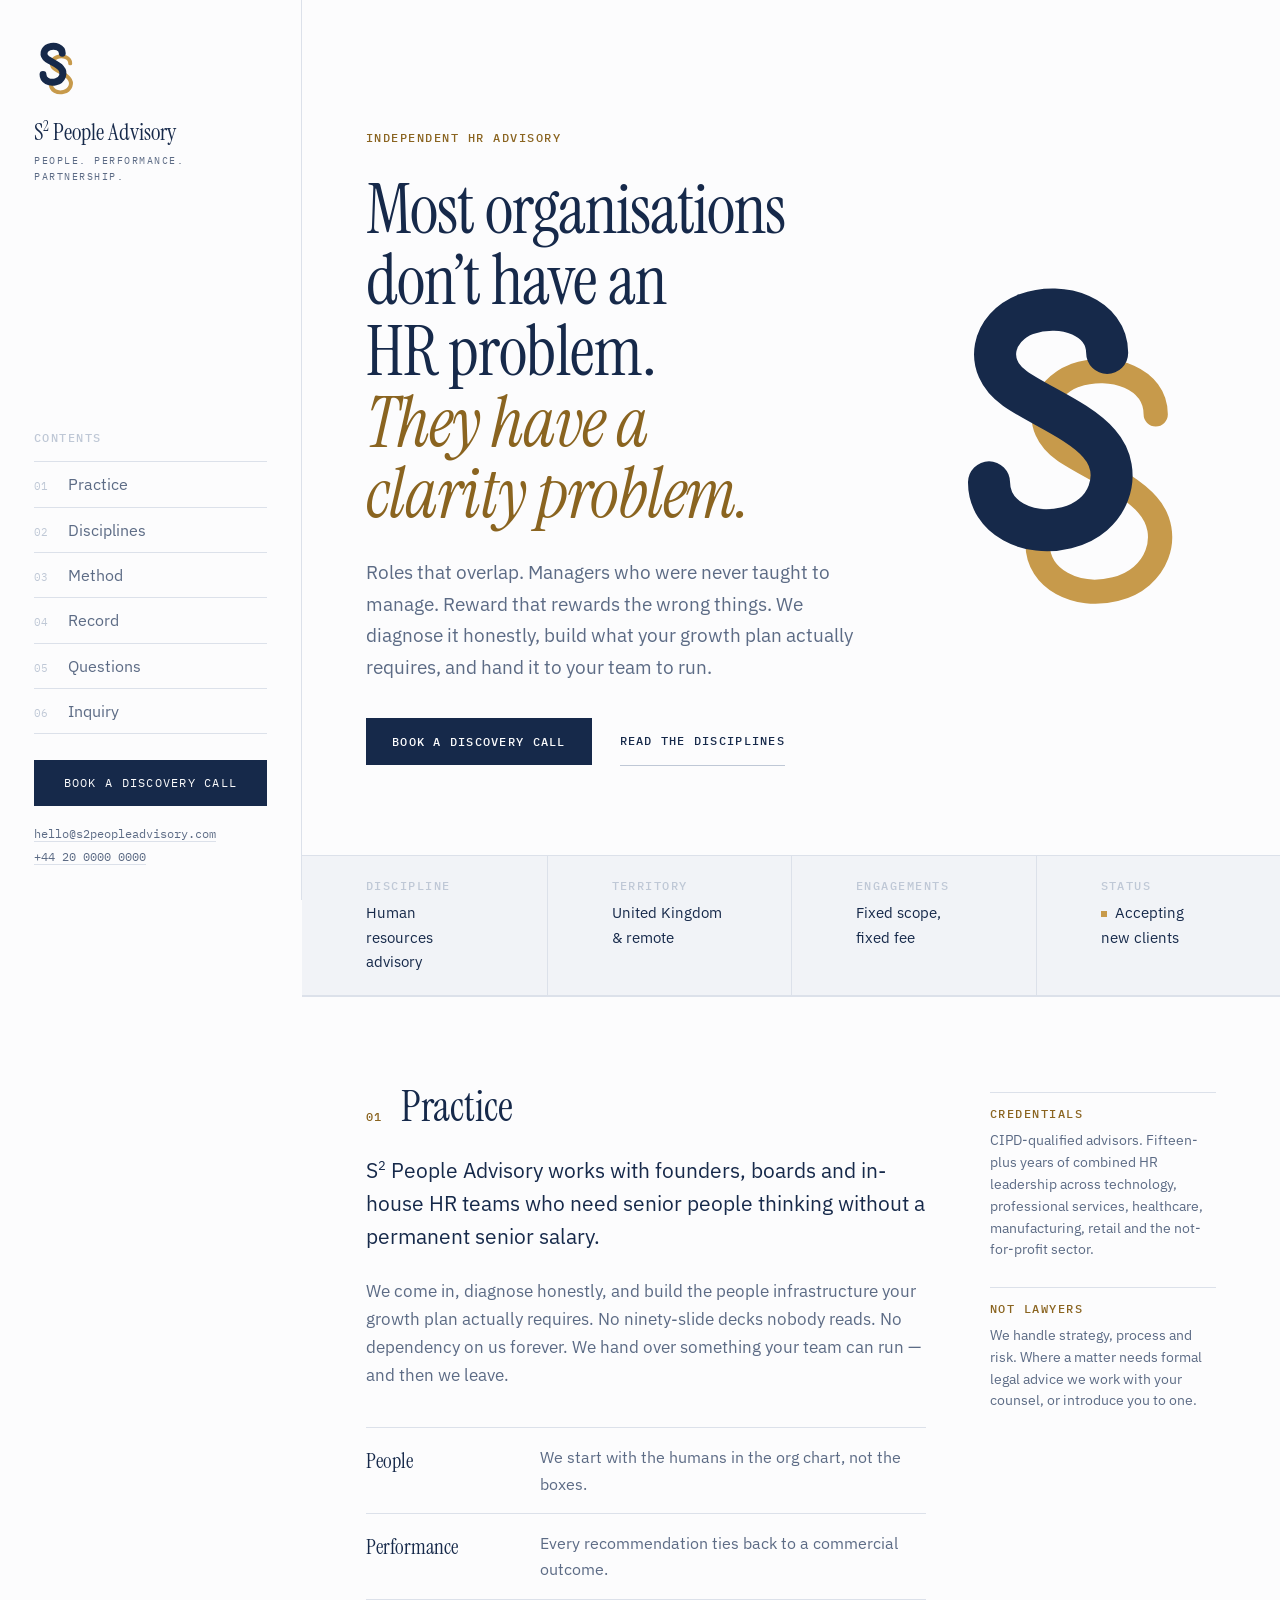
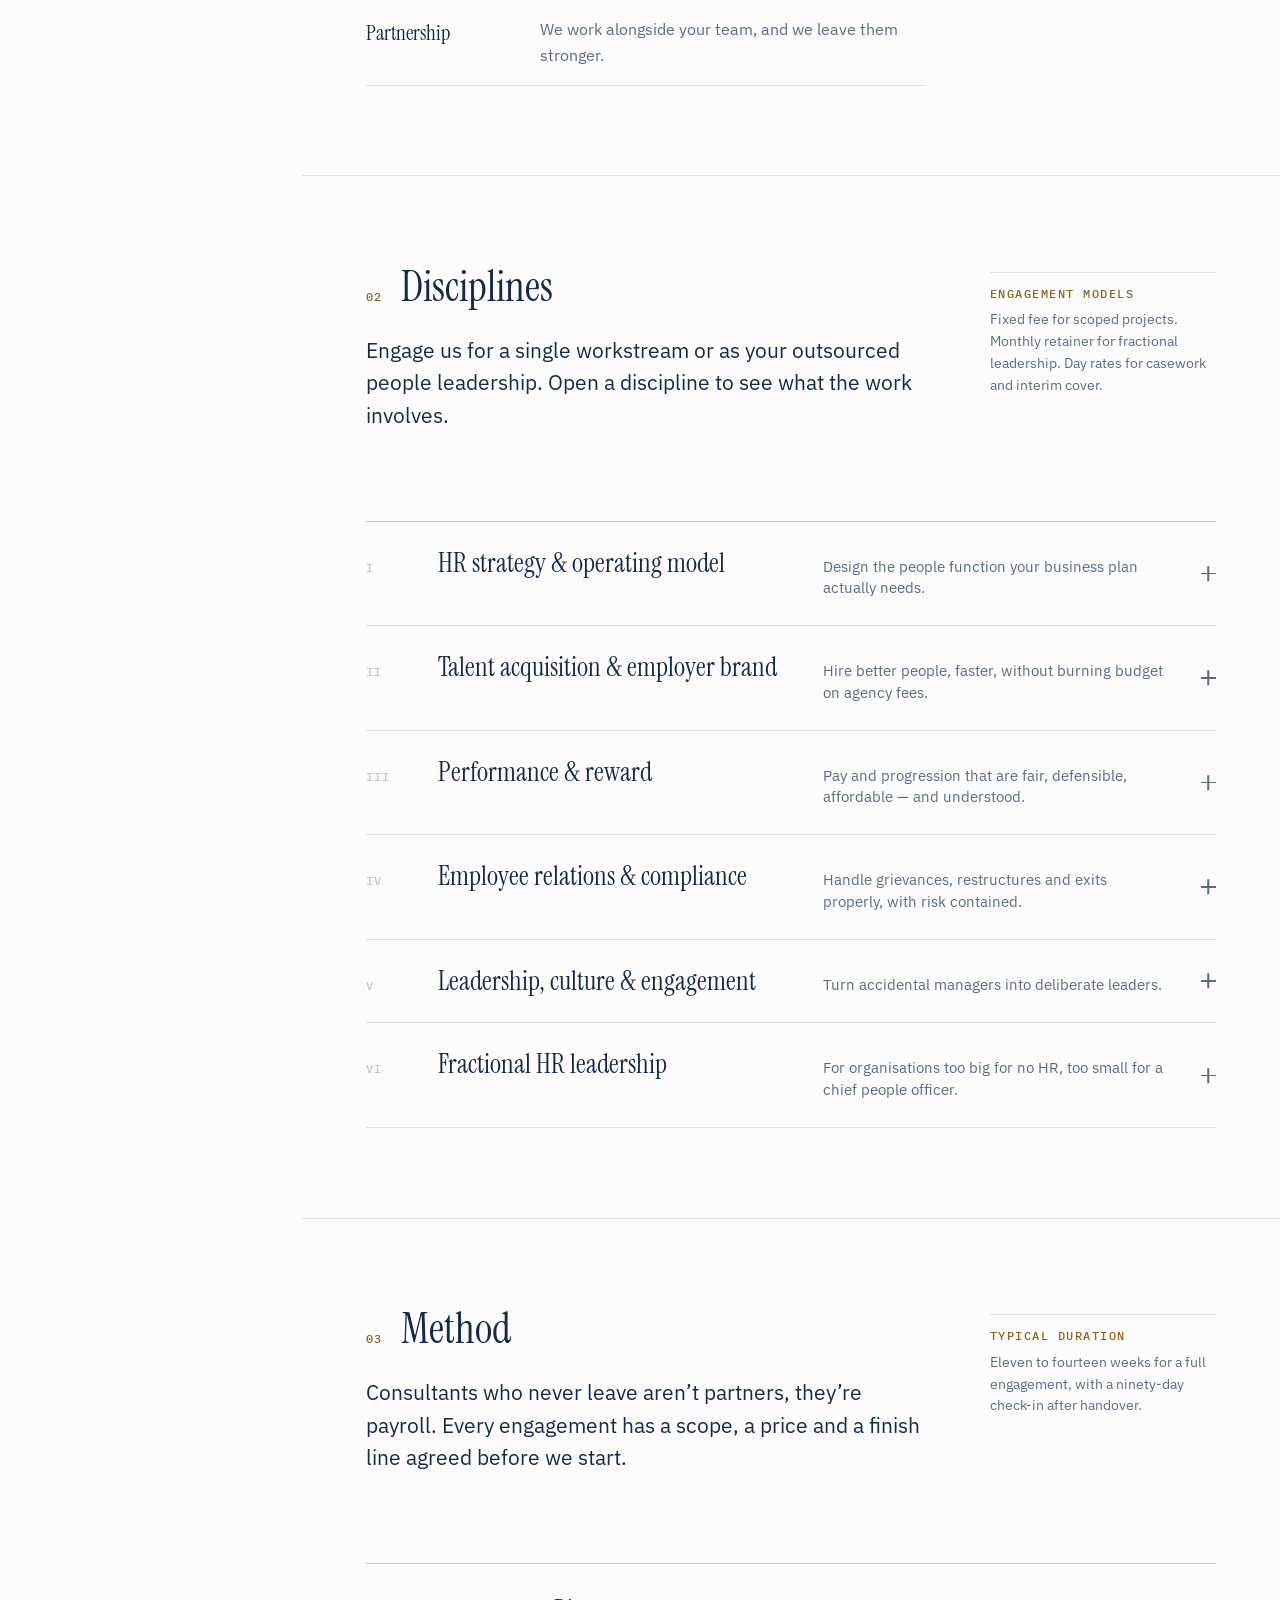
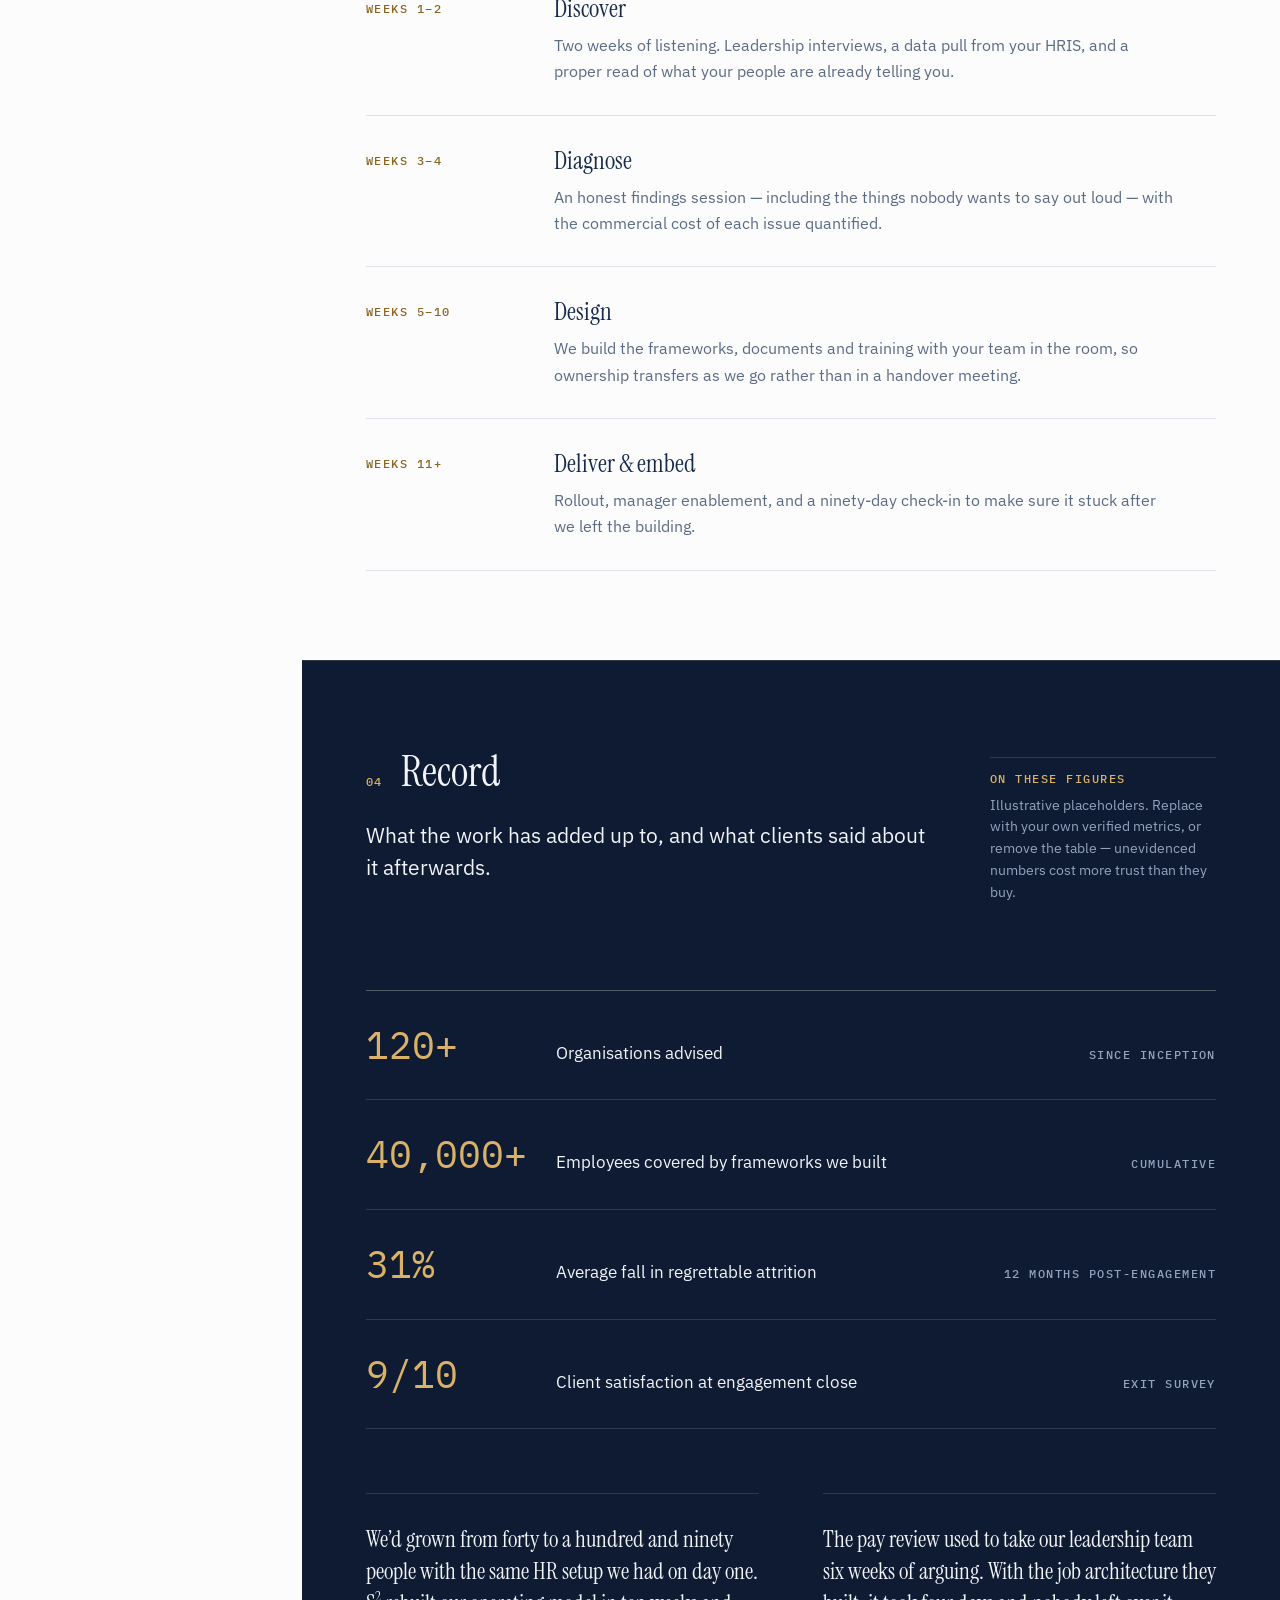
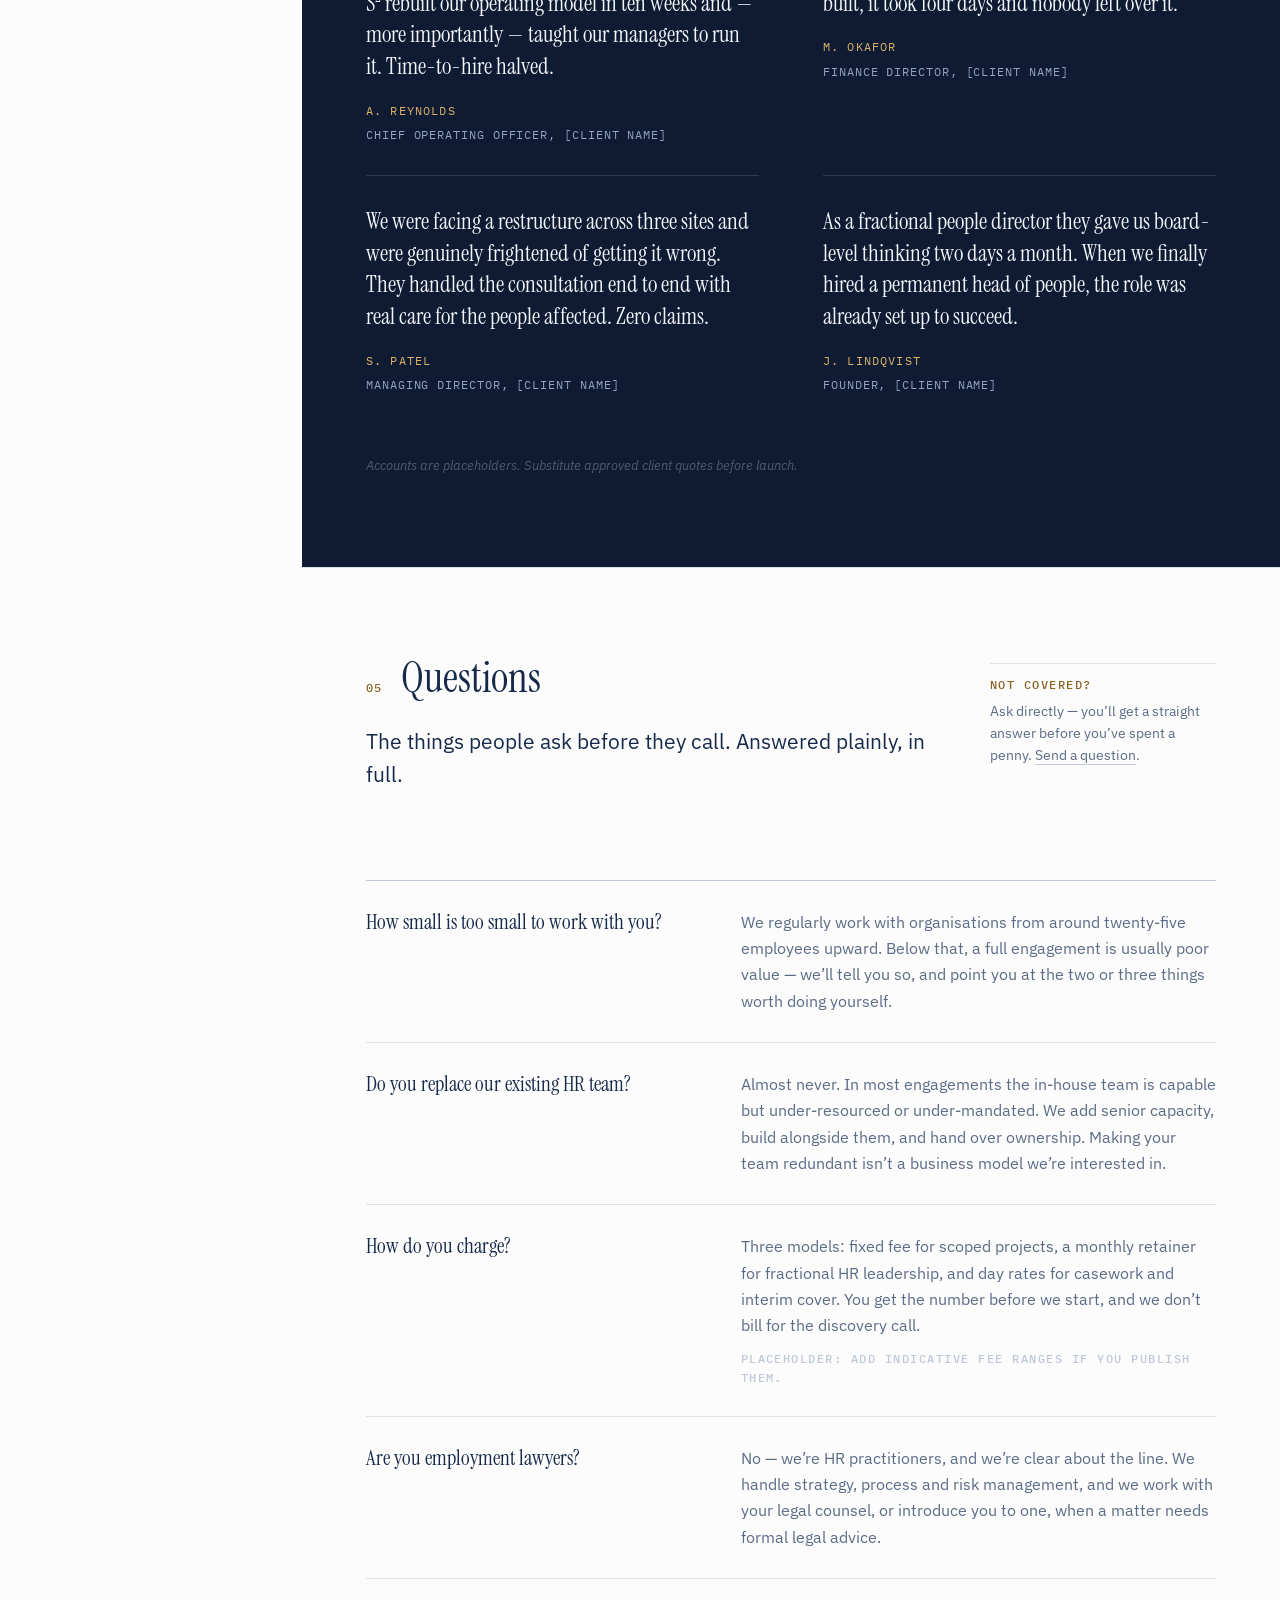
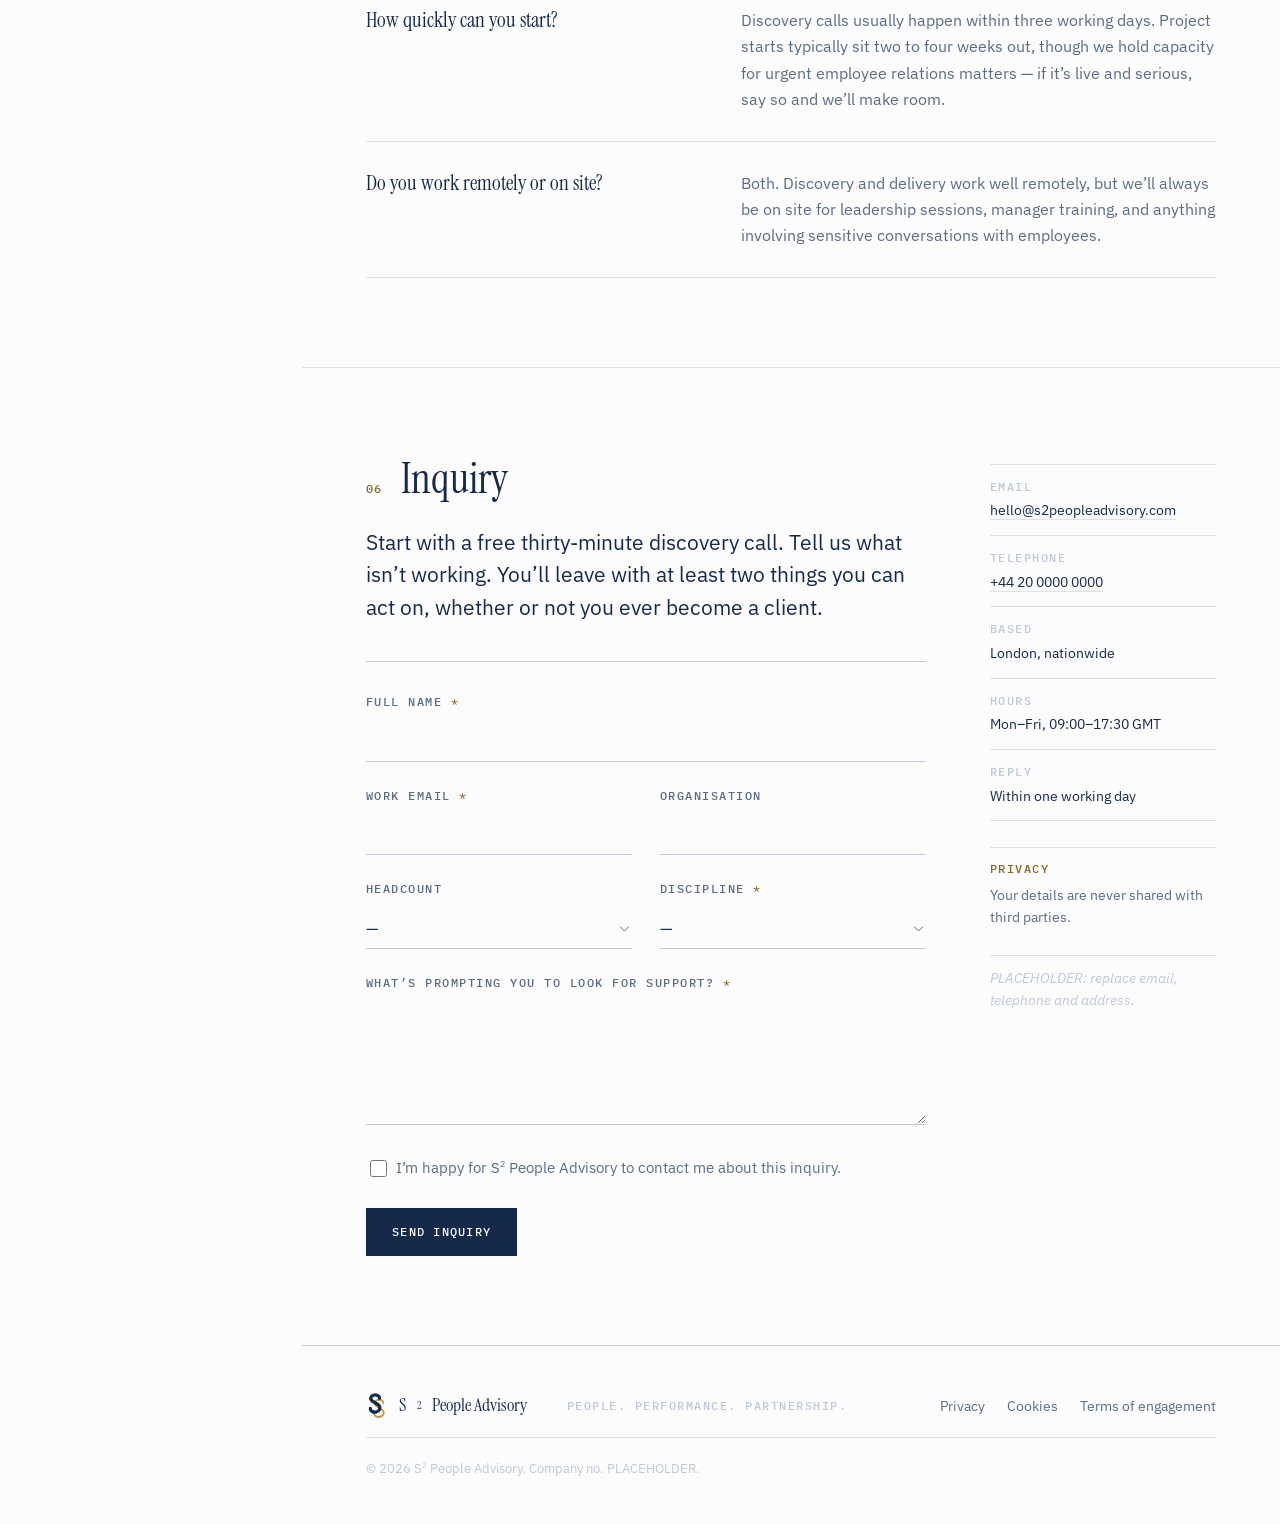
<file: index.html>
<!DOCTYPE html>
<html lang="en-GB">
<head>
<meta charset="UTF-8">
<meta name="viewport" content="width=device-width, initial-scale=1">
<title>S² People Advisory — HR Practice</title>
<meta name="description" content="An independent HR advisory practice. We build the people infrastructure your growth plan requires — operating models, reward frameworks, employee relations and fractional HR leadership.">
<meta name="theme-color" content="#16294A">
<link rel="icon" href="assets/img/favicon.svg" type="image/svg+xml">
<link rel="canonical" href="https://example.com/"><!-- PLACEHOLDER: real domain -->

<meta property="og:type" content="website">
<meta property="og:title" content="S² People Advisory — HR Practice">
<meta property="og:description" content="People. Performance. Partnership. An independent HR advisory practice working with founders, boards and in-house HR teams.">
<meta property="og:image" content="assets/img/logo-mark.svg">

<link rel="preconnect" href="https://fonts.googleapis.com">
<link rel="preconnect" href="https://fonts.gstatic.com" crossorigin>
<link href="https://fonts.googleapis.com/css2?family=Instrument+Serif:ital@0;1&family=IBM+Plex+Sans:wght@400;500;600&family=IBM+Plex+Mono:wght@400;500&display=swap" rel="stylesheet">
<link rel="stylesheet" href="assets/css/styles.css">

<script type="application/ld+json">
{
  "@context": "https://schema.org",
  "@type": "ProfessionalService",
  "name": "S² People Advisory",
  "description": "Independent HR advisory practice specialising in people strategy, HR operating models, reward, employee relations and leadership development.",
  "slogan": "People. Performance. Partnership.",
  "email": "hello@s2peopleadvisory.com",
  "telephone": "+44 20 0000 0000",
  "areaServed": "United Kingdom"
}
</script>
</head>
<body>

<svg width="0" height="0" style="position:absolute" aria-hidden="true" focusable="false">
  <symbol id="mark" viewBox="0 0 174 232">
    <g transform="translate(12,18)" fill="none" stroke-linecap="round" stroke-linejoin="round">
      <path class="mark-gold" d="M95 40 C95 18 68 8 45 16 C24 24 18 48 38 62 C52 72 78 82 90 96 C106 114 96 142 70 148 C46 154 22 142 22 120"
            transform="translate(30,38)" stroke="currentColor" stroke-width="15"/>
      <path class="mark-navy" d="M95 40 C95 18 68 8 45 16 C24 24 18 48 38 62 C52 72 78 82 90 96 C106 114 96 142 70 148 C46 154 22 142 22 120"
            stroke="currentColor" stroke-width="26"/>
    </g>
  </symbol>
</svg>

<a class="skip" href="#stage">Skip to content</a>

<!-- ===== Mobile bar (hidden on desktop, where the spine takes over) ===== -->
<header class="topbar">
  <a class="topbar-brand" href="#cover" aria-label="S² People Advisory — top">
    <svg class="mark mark-sm" aria-hidden="true"><use href="#mark"></use></svg>
    <span>S<sup>2</sup> People Advisory</span>
  </a>
  <button class="topbar-btn" id="sheetToggle" aria-expanded="false" aria-controls="sheet">
    <span class="topbar-btn-label">Index</span>
    <span class="topbar-btn-glyph" aria-hidden="true"></span>
  </button>
</header>

<div class="layout">

  <!-- ===== Spine: the bound edge of the document ===== -->
  <aside class="spine">
    <a class="spine-brand" href="#cover" aria-label="S² People Advisory — top">
      <svg class="mark" id="spineMark" aria-hidden="true"><use href="#mark"></use></svg>
      <span class="spine-name">S<sup>2</sup> People Advisory</span>
      <span class="spine-tag">People. Performance. Partnership.</span>
    </a>

    <nav class="index" id="sheet" aria-label="Sections">
      <p class="index-label">Contents</p>
      <ol class="index-list">
        <li><a href="#practice"><span class="idx-n">01</span><span class="idx-t">Practice</span></a></li>
        <li><a href="#disciplines"><span class="idx-n">02</span><span class="idx-t">Disciplines</span></a></li>
        <li><a href="#method"><span class="idx-n">03</span><span class="idx-t">Method</span></a></li>
        <li><a href="#record"><span class="idx-n">04</span><span class="idx-t">Record</span></a></li>
        <li><a href="#questions"><span class="idx-n">05</span><span class="idx-t">Questions</span></a></li>
        <li><a href="#inquiry"><span class="idx-n">06</span><span class="idx-t">Inquiry</span></a></li>
      </ol>
    </nav>

    <div class="spine-foot">
      <a class="spine-cta" href="#inquiry">Book a discovery call</a>
      <p class="spine-meta">
        <a href="mailto:hello@s2peopleadvisory.com">hello@s2peopleadvisory.com</a><br>
        <a href="tel:+442000000000">+44 20 0000 0000</a>
      </p>
    </div>
  </aside>

  <!-- ===== Stage ===== -->
  <main class="stage" id="stage">

    <!-- ---------- Cover ---------- -->
    <section class="cover" id="cover">
      <div class="cover-body">
        <p class="rubric">Independent HR advisory</p>
        <h1 class="cover-statement">
          Most organisations don’t have an HR problem.
          <em>They have a clarity problem.</em>
        </h1>
        <p class="cover-lede">
          Roles that overlap. Managers who were never taught to manage. Reward that
          rewards the wrong things. We diagnose it honestly, build what your growth
          plan actually requires, and hand it to your team to run.
        </p>
        <div class="cover-actions">
          <a class="act" href="#inquiry">Book a discovery call</a>
          <a class="act act-plain" href="#disciplines">Read the disciplines</a>
        </div>
      </div>

      <div class="cover-mark">
        <!-- Paths are inline rather than <use>, so each stroke can be drawn
             on its own timing. The gold S closes over the navy: the interlock. -->
        <svg class="mark" id="coverMark" viewBox="0 0 174 232" aria-hidden="true">
          <g transform="translate(12,18)" fill="none" stroke-linecap="round" stroke-linejoin="round">
            <path class="mark-gold" d="M95 40 C95 18 68 8 45 16 C24 24 18 48 38 62 C52 72 78 82 90 96 C106 114 96 142 70 148 C46 154 22 142 22 120"
                  transform="translate(30,38)" stroke="currentColor" stroke-width="15"/>
            <path class="mark-navy" d="M95 40 C95 18 68 8 45 16 C24 24 18 48 38 62 C52 72 78 82 90 96 C106 114 96 142 70 148 C46 154 22 142 22 120"
                  stroke="currentColor" stroke-width="26"/>
          </g>
        </svg>
      </div>
    </section>

    <!-- ---------- Colophon strip ---------- -->
    <dl class="colophon">
      <div><dt>Discipline</dt><dd>Human resources advisory</dd></div>
      <div><dt>Territory</dt><dd>United Kingdom &amp; remote</dd></div>
      <div><dt>Engagements</dt><dd>Fixed scope, fixed fee</dd></div>
      <div><dt>Status</dt><dd><span class="live"></span>Accepting new clients</dd></div>
    </dl>

    <!-- ---------- 01 Practice ---------- -->
    <section class="band" id="practice">
      <div class="band-grid">
        <div class="col-main">
          <header class="band-head">
            <span class="band-n">01</span>
            <h2>Practice</h2>
          </header>

          <p class="lead">
            S<sup>2</sup> People Advisory works with founders, boards and in-house HR teams
            who need senior people thinking without a permanent senior salary.
          </p>
          <p>
            We come in, diagnose honestly, and build the people infrastructure your growth
            plan actually requires. No ninety-slide decks nobody reads. No dependency on us
            forever. We hand over something your team can run — and then we leave.
          </p>

          <dl class="triad">
            <div>
              <dt>People</dt>
              <dd>We start with the humans in the org chart, not the boxes.</dd>
            </div>
            <div>
              <dt>Performance</dt>
              <dd>Every recommendation ties back to a commercial outcome.</dd>
            </div>
            <div>
              <dt>Partnership</dt>
              <dd>We work alongside your team, and we leave them stronger.</dd>
            </div>
          </dl>
        </div>

        <aside class="col-margin">
          <p class="note">
            <span class="note-k">Credentials</span>
            CIPD-qualified advisors. Fifteen-plus years of combined HR leadership across
            technology, professional services, healthcare, manufacturing, retail and the
            not-for-profit sector.
          </p>
          <p class="note">
            <span class="note-k">Not lawyers</span>
            We handle strategy, process and risk. Where a matter needs formal legal advice
            we work with your counsel, or introduce you to one.
          </p>
        </aside>
      </div>
    </section>

    <!-- ---------- 02 Disciplines ---------- -->
    <section class="band" id="disciplines">
      <div class="band-grid">
        <div class="col-main">
          <header class="band-head">
            <span class="band-n">02</span>
            <h2>Disciplines</h2>
          </header>
          <p class="lead">
            Engage us for a single workstream or as your outsourced people leadership.
            Open a discipline to see what the work involves.
          </p>
        </div>
        <aside class="col-margin">
          <p class="note">
            <span class="note-k">Engagement models</span>
            Fixed fee for scoped projects. Monthly retainer for fractional leadership.
            Day rates for casework and interim cover.
          </p>
        </aside>
      </div>

      <!-- Index of disciplines: ruled rows that open in place -->
      <div class="ledger" id="ledger">

        <article class="row">
          <button class="row-head" aria-expanded="false">
            <span class="row-n">i</span>
            <span class="row-name">HR strategy &amp; operating model</span>
            <span class="row-abs">Design the people function your business plan actually needs.</span>
            <span class="row-glyph" aria-hidden="true"></span>
          </button>
          <div class="row-panel"><div class="row-body">
            <ul class="spec">
              <li>People strategy aligned to the three-year business plan</li>
              <li>HR operating model and team structure design</li>
              <li>Org design, spans and layers review</li>
              <li>HR technology and systems selection</li>
              <li>Build versus buy versus outsource assessment</li>
              <li>Board-level people scorecard and KPIs</li>
            </ul>
            <p class="yield"><span class="yield-k">Yields</span> A costed, sequenced people roadmap your leadership team has already signed off.</p>
          </div></div>
        </article>

        <article class="row">
          <button class="row-head" aria-expanded="false">
            <span class="row-n">ii</span>
            <span class="row-name">Talent acquisition &amp; employer brand</span>
            <span class="row-abs">Hire better people, faster, without burning budget on agency fees.</span>
            <span class="row-glyph" aria-hidden="true"></span>
          </button>
          <div class="row-panel"><div class="row-body">
            <ul class="spec">
              <li>Hiring process design and interview scorecards</li>
              <li>Structured, bias-aware assessment frameworks</li>
              <li>Employer value proposition development</li>
              <li>Careers site and job advert rewriting</li>
              <li>Recruiter and hiring-manager training</li>
              <li>Cost-per-hire and time-to-hire benchmarking</li>
            </ul>
            <p class="yield"><span class="yield-k">Yields</span> A repeatable hiring machine your managers can run without HR in every meeting.</p>
          </div></div>
        </article>

        <article class="row">
          <button class="row-head" aria-expanded="false">
            <span class="row-n">iii</span>
            <span class="row-name">Performance &amp; reward</span>
            <span class="row-abs">Pay and progression that are fair, defensible, affordable — and understood.</span>
            <span class="row-glyph" aria-hidden="true"></span>
          </button>
          <div class="row-panel"><div class="row-body">
            <ul class="spec">
              <li>Job architecture, levelling and career pathways</li>
              <li>Salary banding and market benchmarking</li>
              <li>Bonus, commission and incentive scheme design</li>
              <li>Performance review cycle redesign</li>
              <li>Pay gap analysis and reporting readiness</li>
              <li>Manager calibration and moderation training</li>
            </ul>
            <p class="yield"><span class="yield-k">Yields</span> A transparent framework that survives the pay review conversation — and an audit.</p>
          </div></div>
        </article>

        <article class="row">
          <button class="row-head" aria-expanded="false">
            <span class="row-n">iv</span>
            <span class="row-name">Employee relations &amp; compliance</span>
            <span class="row-abs">Handle grievances, restructures and exits properly, with risk contained.</span>
            <span class="row-glyph" aria-hidden="true"></span>
          </button>
          <div class="row-panel"><div class="row-body">
            <ul class="spec">
              <li>Complex grievance and disciplinary casework support</li>
              <li>Restructure, redundancy and TUPE consultation</li>
              <li>Settlement agreement strategy and drafting support</li>
              <li>Absence, capability and performance management</li>
              <li>Policy and employee handbook refresh</li>
              <li>Manager training on difficult conversations</li>
            </ul>
            <p class="yield"><span class="yield-k">Yields</span> Decisions that hold up at tribunal, made at a pace the business can live with.</p>
          </div></div>
        </article>

        <article class="row">
          <button class="row-head" aria-expanded="false">
            <span class="row-n">v</span>
            <span class="row-name">Leadership, culture &amp; engagement</span>
            <span class="row-abs">Turn accidental managers into deliberate leaders.</span>
            <span class="row-glyph" aria-hidden="true"></span>
          </button>
          <div class="row-panel"><div class="row-body">
            <ul class="spec">
              <li>Engagement survey design, analysis and action planning</li>
              <li>First-time and mid-level manager development</li>
              <li>Executive and leadership team coaching</li>
              <li>Values definition and behavioural frameworks</li>
              <li>Inclusion strategy and inclusive leadership training</li>
              <li>Culture integration during M&amp;A or rapid growth</li>
            </ul>
            <p class="yield"><span class="yield-k">Yields</span> Managers who can hold their teams, and evidence that engagement is actually shifting.</p>
          </div></div>
        </article>

        <article class="row">
          <button class="row-head" aria-expanded="false">
            <span class="row-n">vi</span>
            <span class="row-name">Fractional HR leadership</span>
            <span class="row-abs">For organisations too big for no HR, too small for a chief people officer.</span>
            <span class="row-glyph" aria-hidden="true"></span>
          </button>
          <div class="row-panel"><div class="row-body">
            <ul class="spec">
              <li>Fractional HR director, one to four days per month</li>
              <li>Coaching and upskilling of an in-house generalist</li>
              <li>Board and senior team people reporting</li>
              <li>Day-to-day escalation cover for managers</li>
              <li>Interim cover for parental leave or a vacant role</li>
              <li>Handover plan for your first permanent HR hire</li>
            </ul>
            <p class="yield"><span class="yield-k">Yields</span> Executive-grade people leadership at a fraction of a full-time salary.</p>
          </div></div>
        </article>

      </div>
    </section>

    <!-- ---------- 03 Method ---------- -->
    <section class="band" id="method">
      <div class="band-grid">
        <div class="col-main">
          <header class="band-head">
            <span class="band-n">03</span>
            <h2>Method</h2>
          </header>
          <p class="lead">
            Consultants who never leave aren’t partners, they’re payroll. Every engagement
            has a scope, a price and a finish line agreed before we start.
          </p>
        </div>
        <aside class="col-margin">
          <p class="note">
            <span class="note-k">Typical duration</span>
            Eleven to fourteen weeks for a full engagement, with a ninety-day check-in
            after handover.
          </p>
        </aside>
      </div>

      <ol class="phases">
        <li>
          <span class="phase-when">Weeks 1–2</span>
          <div class="phase-body">
            <h3>Discover</h3>
            <p>Two weeks of listening. Leadership interviews, a data pull from your HRIS,
               and a proper read of what your people are already telling you.</p>
          </div>
        </li>
        <li>
          <span class="phase-when">Weeks 3–4</span>
          <div class="phase-body">
            <h3>Diagnose</h3>
            <p>An honest findings session — including the things nobody wants to say out
               loud — with the commercial cost of each issue quantified.</p>
          </div>
        </li>
        <li>
          <span class="phase-when">Weeks 5–10</span>
          <div class="phase-body">
            <h3>Design</h3>
            <p>We build the frameworks, documents and training with your team in the room,
               so ownership transfers as we go rather than in a handover meeting.</p>
          </div>
        </li>
        <li>
          <span class="phase-when">Weeks 11+</span>
          <div class="phase-body">
            <h3>Deliver &amp; embed</h3>
            <p>Rollout, manager enablement, and a ninety-day check-in to make sure it stuck
               after we left the building.</p>
          </div>
        </li>
      </ol>
    </section>

    <!-- ---------- 04 Record ---------- -->
    <section class="band band-dark" id="record">
      <div class="band-grid">
        <div class="col-main">
          <header class="band-head">
            <span class="band-n">04</span>
            <h2>Record</h2>
          </header>
          <p class="lead">
            What the work has added up to, and what clients said about it afterwards.
          </p>
        </div>
        <aside class="col-margin">
          <p class="note">
            <span class="note-k">On these figures</span>
            Illustrative placeholders. Replace with your own verified metrics, or remove
            the table — unevidenced numbers cost more trust than they buy.
          </p>
        </aside>
      </div>

      <table class="tally">
        <caption class="sr-only">Practice figures to date</caption>
        <tbody>
          <tr><td class="fig">120+</td><td class="met">Organisations advised</td><td class="src">Since inception</td></tr>
          <tr><td class="fig">40,000+</td><td class="met">Employees covered by frameworks we built</td><td class="src">Cumulative</td></tr>
          <tr><td class="fig">31%</td><td class="met">Average fall in regrettable attrition</td><td class="src">12 months post-engagement</td></tr>
          <tr><td class="fig">9/10</td><td class="met">Client satisfaction at engagement close</td><td class="src">Exit survey</td></tr>
        </tbody>
      </table>

      <div class="accounts">
        <figure>
          <blockquote>We’d grown from forty to a hundred and ninety people with the same HR
            setup we had on day one. S<sup>2</sup> rebuilt our operating model in ten weeks
            and — more importantly — taught our managers to run it. Time-to-hire halved.</blockquote>
          <figcaption>A. Reynolds<span>Chief operating officer, [Client Name]</span></figcaption>
        </figure>
        <figure>
          <blockquote>The pay review used to take our leadership team six weeks of arguing.
            With the job architecture they built, it took four days and nobody left over it.</blockquote>
          <figcaption>M. Okafor<span>Finance director, [Client Name]</span></figcaption>
        </figure>
        <figure>
          <blockquote>We were facing a restructure across three sites and were genuinely
            frightened of getting it wrong. They handled the consultation end to end with
            real care for the people affected. Zero claims.</blockquote>
          <figcaption>S. Patel<span>Managing director, [Client Name]</span></figcaption>
        </figure>
        <figure>
          <blockquote>As a fractional people director they gave us board-level thinking two
            days a month. When we finally hired a permanent head of people, the role was
            already set up to succeed.</blockquote>
          <figcaption>J. Lindqvist<span>Founder, [Client Name]</span></figcaption>
        </figure>
      </div>
      <p class="disclaimer">Accounts are placeholders. Substitute approved client quotes before launch.</p>
    </section>

    <!-- ---------- 05 Questions ---------- -->
    <section class="band" id="questions">
      <div class="band-grid">
        <div class="col-main">
          <header class="band-head">
            <span class="band-n">05</span>
            <h2>Questions</h2>
          </header>
          <p class="lead">The things people ask before they call. Answered plainly, in full.</p>
        </div>
        <aside class="col-margin">
          <p class="note">
            <span class="note-k">Not covered?</span>
            Ask directly — you’ll get a straight answer before you’ve spent a penny.
            <a href="#inquiry">Send a question</a>.
          </p>
        </aside>
      </div>

      <dl class="qa">
        <div>
          <dt>How small is too small to work with you?</dt>
          <dd>We regularly work with organisations from around twenty-five employees upward.
              Below that, a full engagement is usually poor value — we’ll tell you so, and
              point you at the two or three things worth doing yourself.</dd>
        </div>
        <div>
          <dt>Do you replace our existing HR team?</dt>
          <dd>Almost never. In most engagements the in-house team is capable but
              under-resourced or under-mandated. We add senior capacity, build alongside
              them, and hand over ownership. Making your team redundant isn’t a business
              model we’re interested in.</dd>
        </div>
        <div>
          <dt>How do you charge?</dt>
          <dd>Three models: fixed fee for scoped projects, a monthly retainer for fractional
              HR leadership, and day rates for casework and interim cover. You get the number
              before we start, and we don’t bill for the discovery call.
              <span class="inline-note">PLACEHOLDER: add indicative fee ranges if you publish them.</span></dd>
        </div>
        <div>
          <dt>Are you employment lawyers?</dt>
          <dd>No — we’re HR practitioners, and we’re clear about the line. We handle strategy,
              process and risk management, and we work with your legal counsel, or introduce
              you to one, when a matter needs formal legal advice.</dd>
        </div>
        <div>
          <dt>How quickly can you start?</dt>
          <dd>Discovery calls usually happen within three working days. Project starts
              typically sit two to four weeks out, though we hold capacity for urgent
              employee relations matters — if it’s live and serious, say so and we’ll
              make room.</dd>
        </div>
        <div>
          <dt>Do you work remotely or on site?</dt>
          <dd>Both. Discovery and delivery work well remotely, but we’ll always be on site
              for leadership sessions, manager training, and anything involving sensitive
              conversations with employees.</dd>
        </div>
      </dl>
    </section>

    <!-- ---------- 06 Inquiry ---------- -->
    <section class="band" id="inquiry">
      <div class="band-grid">
        <div class="col-main">
          <header class="band-head">
            <span class="band-n">06</span>
            <h2>Inquiry</h2>
          </header>
          <p class="lead">
            Start with a free thirty-minute discovery call. Tell us what isn’t working.
            You’ll leave with at least two things you can act on, whether or not you ever
            become a client.
          </p>

          <!-- PLACEHOLDER: point `action` at a form handler (Formspree, Netlify Forms…).
               This currently validates client-side only — it does not send. -->
          <form class="inquiry-form" id="contactForm" novalidate>
            <div class="f">
              <label for="name">Full name <b>*</b></label>
              <input type="text" id="name" name="name" required autocomplete="name">
              <p class="err" data-error-for="name"></p>
            </div>

            <div class="f-pair">
              <div class="f">
                <label for="email">Work email <b>*</b></label>
                <input type="email" id="email" name="email" required autocomplete="email">
                <p class="err" data-error-for="email"></p>
              </div>
              <div class="f">
                <label for="company">Organisation</label>
                <input type="text" id="company" name="company" autocomplete="organization">
              </div>
            </div>

            <div class="f-pair">
              <div class="f">
                <label for="headcount">Headcount</label>
                <select id="headcount" name="headcount">
                  <option value="">—</option>
                  <option>Under 25</option>
                  <option>25–99</option>
                  <option>100–249</option>
                  <option>250–999</option>
                  <option>1,000+</option>
                </select>
              </div>
              <div class="f">
                <label for="topic">Discipline <b>*</b></label>
                <select id="topic" name="topic" required>
                  <option value="">—</option>
                  <option>HR strategy &amp; operating model</option>
                  <option>Talent acquisition &amp; employer brand</option>
                  <option>Performance &amp; reward</option>
                  <option>Employee relations &amp; compliance</option>
                  <option>Leadership, culture &amp; engagement</option>
                  <option>Fractional HR leadership</option>
                  <option>Not sure yet</option>
                </select>
                <p class="err" data-error-for="topic"></p>
              </div>
            </div>

            <div class="f">
              <label for="message">What’s prompting you to look for support? <b>*</b></label>
              <textarea id="message" name="message" rows="4" required></textarea>
              <p class="err" data-error-for="message"></p>
            </div>

            <label class="f-check">
              <input type="checkbox" id="consent" name="consent" required>
              <span>I’m happy for S<sup>2</sup> People Advisory to contact me about this inquiry.</span>
            </label>
            <p class="err" data-error-for="consent"></p>

            <button class="act act-submit" type="submit">Send inquiry</button>
            <p class="form-status" id="formStatus" role="status" aria-live="polite"></p>
          </form>
        </div>

        <aside class="col-margin">
          <dl class="particulars">
            <div><dt>Email</dt><dd><a href="mailto:hello@s2peopleadvisory.com">hello@s2peopleadvisory.com</a></dd></div>
            <div><dt>Telephone</dt><dd><a href="tel:+442000000000">+44 20 0000 0000</a></dd></div>
            <div><dt>Based</dt><dd>London, nationwide</dd></div>
            <div><dt>Hours</dt><dd>Mon–Fri, 09:00–17:30 GMT</dd></div>
            <div><dt>Reply</dt><dd>Within one working day</dd></div>
          </dl>
          <p class="note">
            <span class="note-k">Privacy</span>
            Your details are never shared with third parties.
          </p>
          <p class="note note-flag">PLACEHOLDER: replace email, telephone and address.</p>
        </aside>
      </div>
    </section>

    <!-- ---------- Foot ---------- -->
    <footer class="foot">
      <div class="foot-grid">
        <p class="foot-mark">
          <svg class="mark mark-sm" aria-hidden="true"><use href="#mark"></use></svg>
          S<sup>2</sup> People Advisory
        </p>
        <p class="foot-tag">People. Performance. Partnership.</p>
        <ul class="foot-legal">
          <li><a href="#">Privacy</a></li>
          <li><a href="#">Cookies</a></li>
          <li><a href="#">Terms of engagement</a></li>
        </ul>
        <p class="foot-copy">
          &copy; <span id="year">2026</span> S<sup>2</sup> People Advisory.
          Company no. PLACEHOLDER.
        </p>
      </div>
    </footer>

  </main>
</div>

<script src="assets/js/main.js"></script>
</body>
</html>
</file>
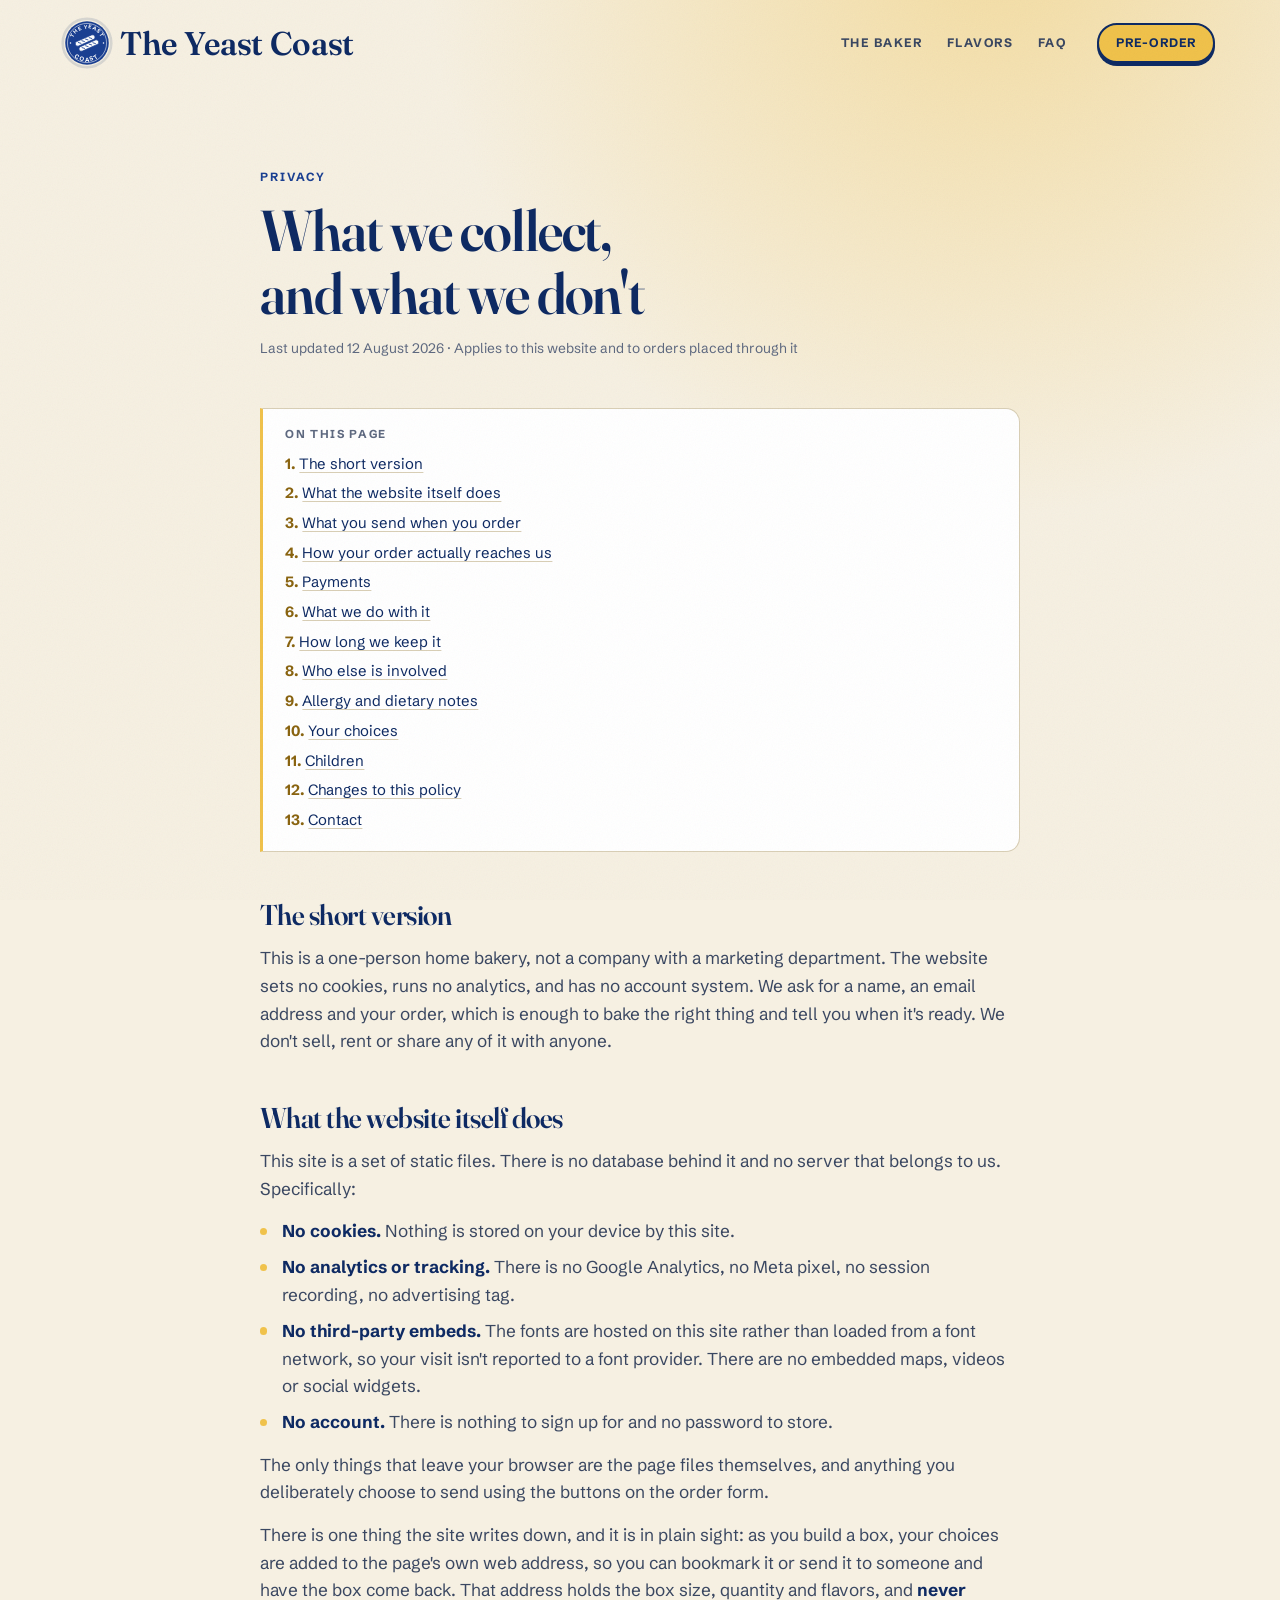
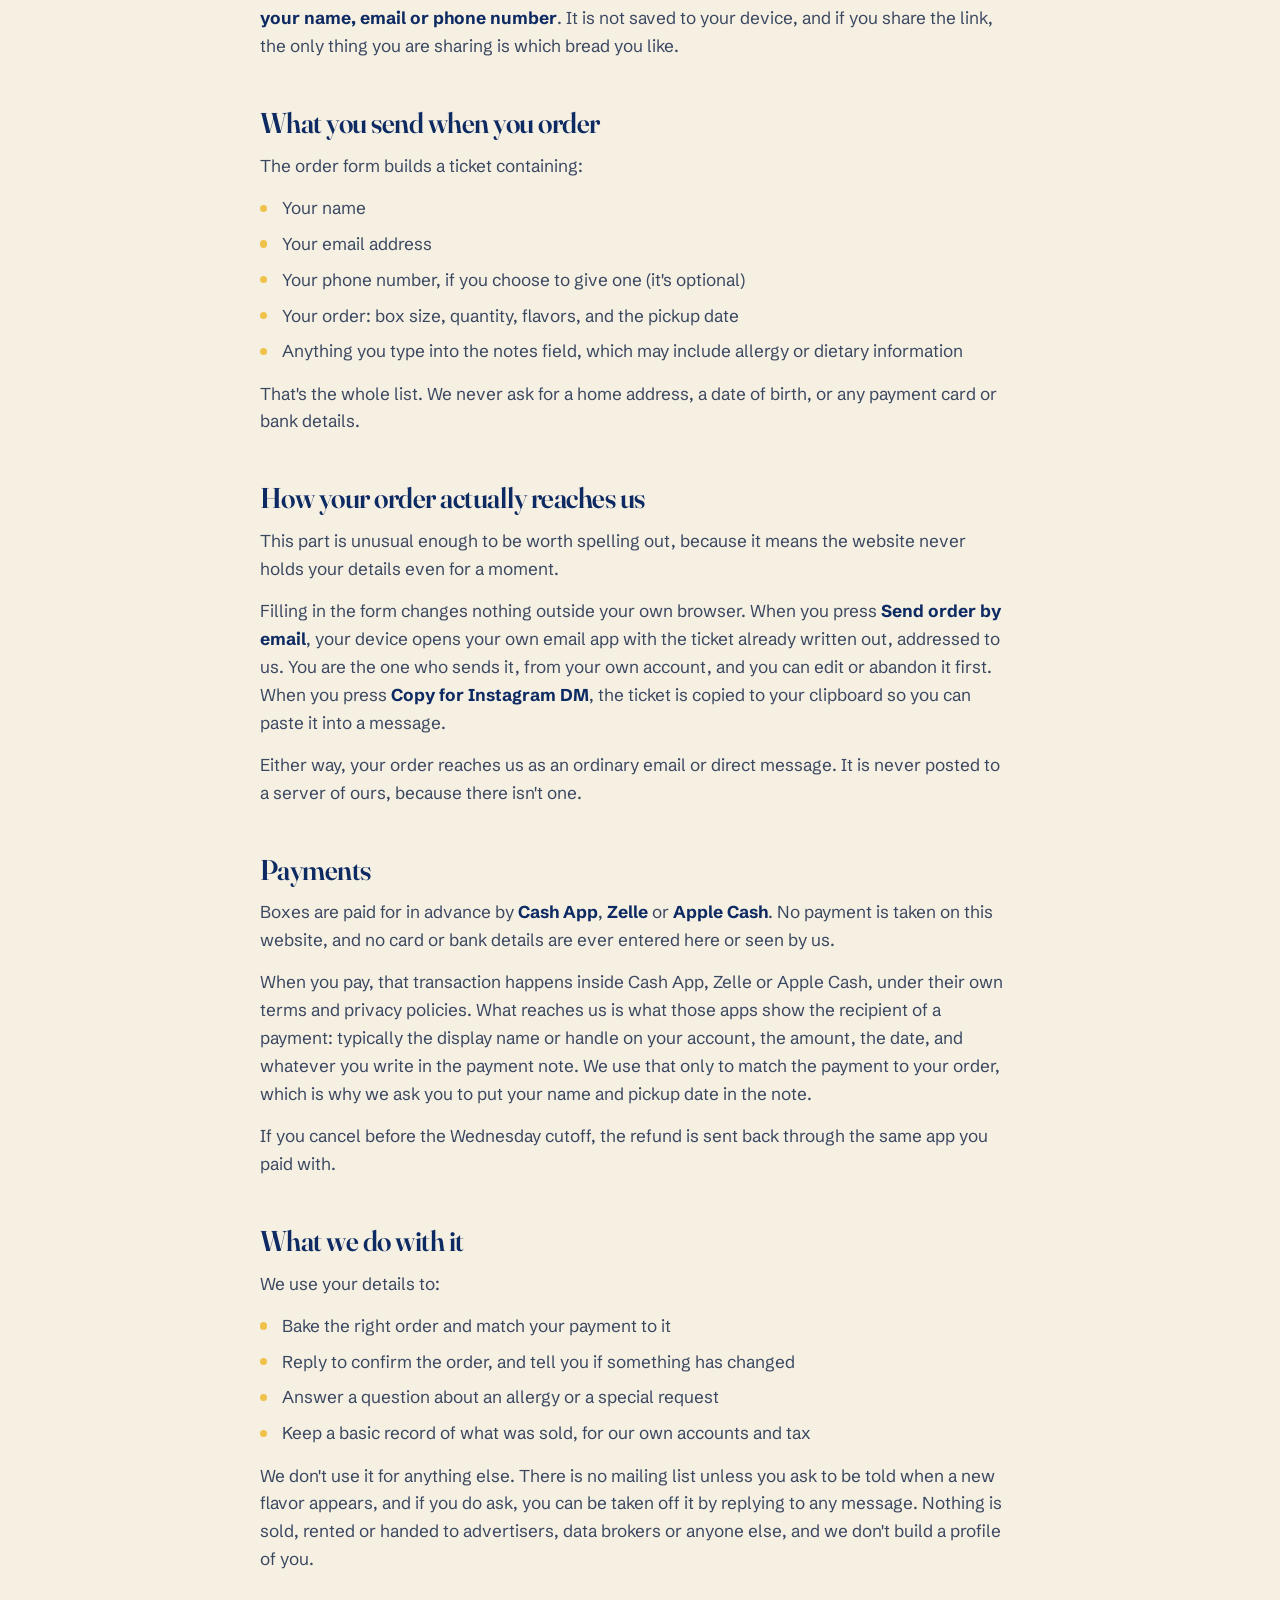
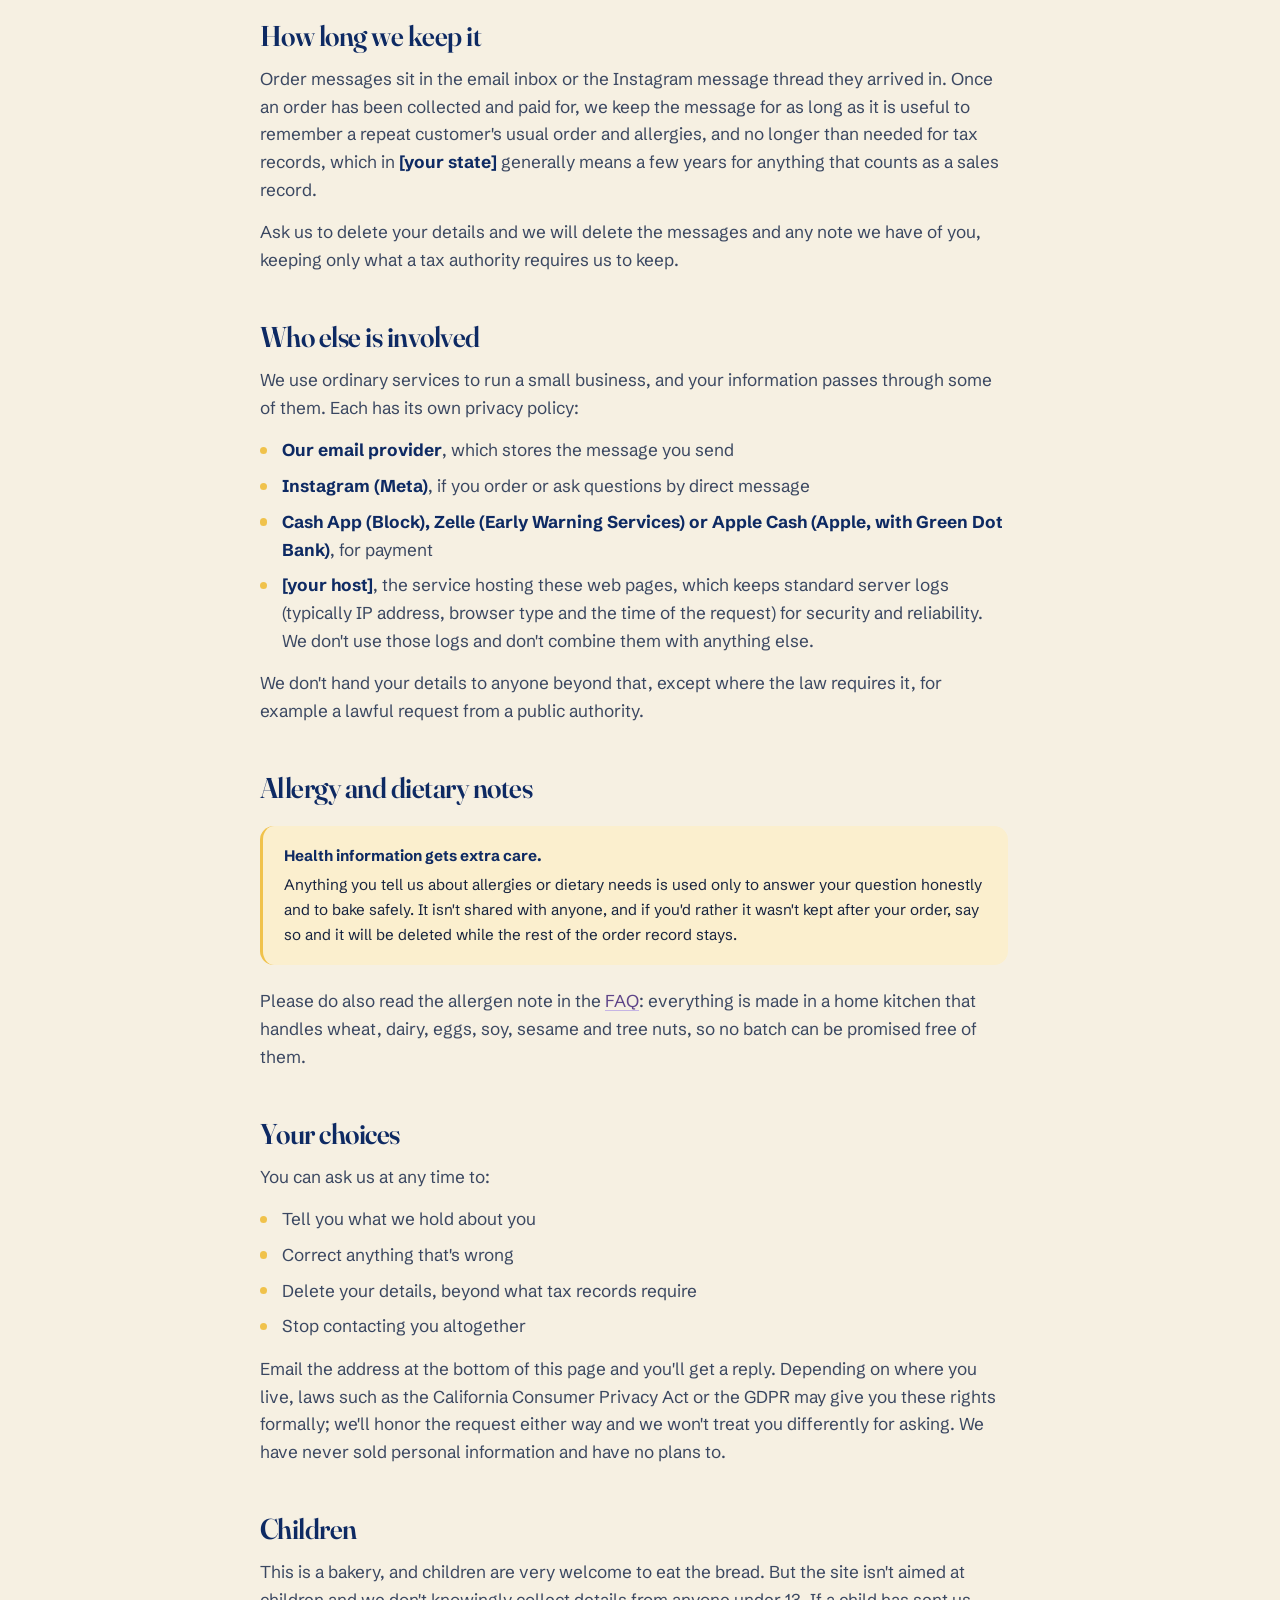
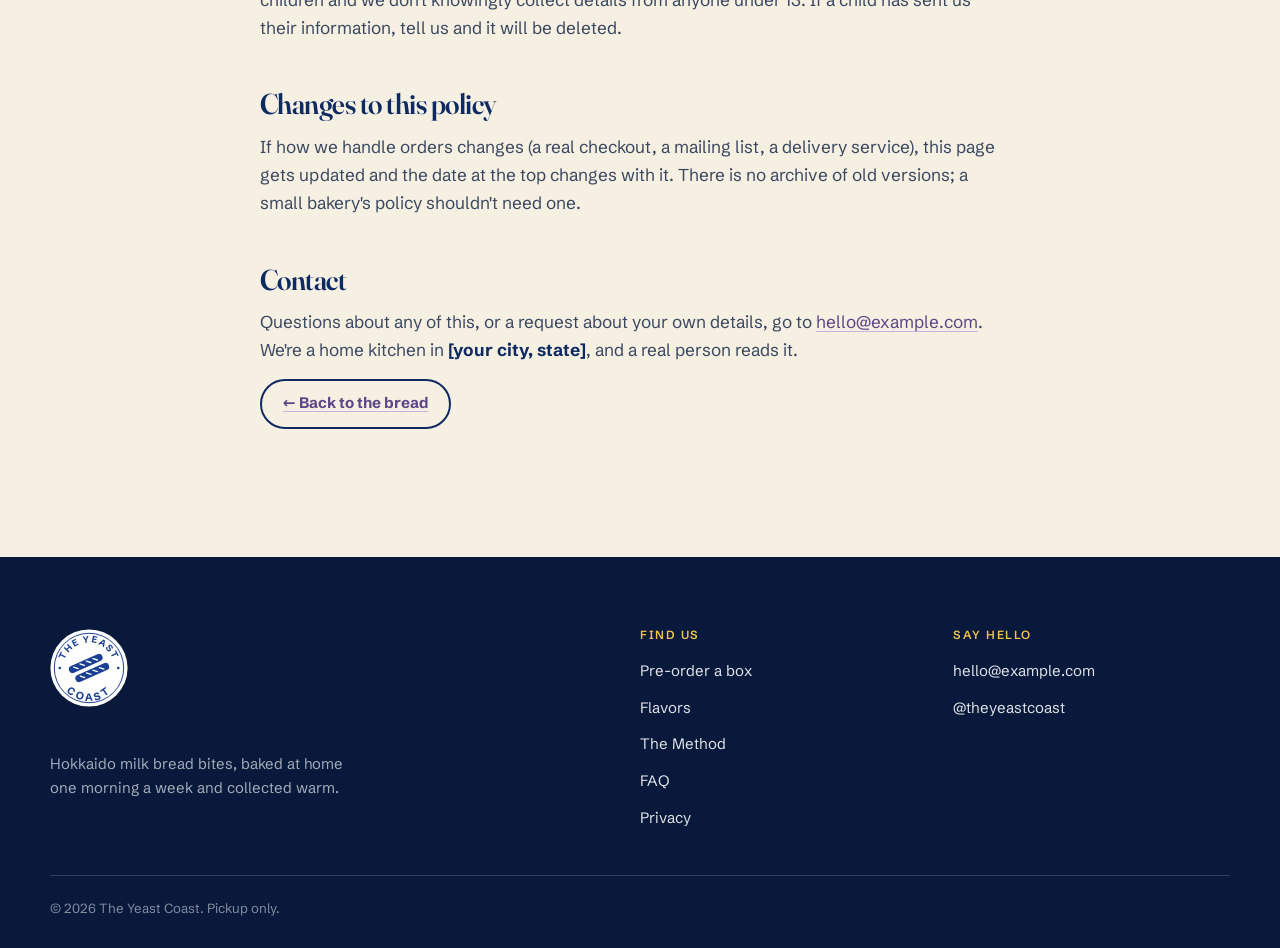
<file: privacy.html>
<!DOCTYPE html>
<html lang="en">
<head>
<meta charset="UTF-8">
<meta name="viewport" content="width=device-width, initial-scale=1.0">
<title>Privacy · The Yeast Coast</title>
<meta name="description" content="What The Yeast Coast collects when you order, where it goes, and how long it is kept.">
<meta name="theme-color" content="#F6F0E2">
<meta name="robots" content="index, follow">

<!-- PLACEHOLDERS TO FILL BEFORE THIS GOES LIVE. Search for square brackets:
     [your city, state], [your state], [your host]. Everything else describes
     what the site actually does and should stay accurate as long as the
     ordering flow is unchanged. Have someone local confirm the wording meets
     your state's requirements. -->

<link rel="icon" href="data:image/svg+xml,<svg xmlns='http://www.w3.org/2000/svg' viewBox='0 0 100 100'><circle cx='50' cy='50' r='50' fill='%231A3F92'/><circle cx='50' cy='50' r='43' fill='none' stroke='%23fff' stroke-width='2.5'/><g transform='rotate(-24 50 50)'><rect x='21' y='34' width='58' height='14' rx='7' fill='%23fff'/><rect x='21' y='52' width='58' height='14' rx='7' fill='%23fff'/></g></svg>">
<link rel="stylesheet" href="fonts.css">
<link rel="stylesheet" href="styles.css">
</head>
<body>

<a class="skip-link" href="#main">Skip to content</a>
<div class="grain" aria-hidden="true"></div>

<svg width="0" height="0" style="position:absolute" aria-hidden="true" focusable="false">
  <symbol id="logo-mark" viewBox="0 0 200 200">
    <circle class="logo__ground" cx="100" cy="100" r="99"/>
    <circle class="logo__keyline" cx="100" cy="100" r="89" stroke-width="2.5"/>
    <path id="logo-arc-top" d="M 34,100 A 66,66 0 0 1 166,100" fill="none"/>
    <path id="logo-arc-bot" d="M 16,100 A 84,84 0 0 0 184,100" fill="none"/>
    <text class="logo__type" font-size="24" letter-spacing="3.4">
      <textPath href="#logo-arc-top" startOffset="50%" text-anchor="middle">THE YEAST</textPath>
    </text>
    <text class="logo__type" font-size="27" letter-spacing="6">
      <textPath href="#logo-arc-bot" startOffset="50%" text-anchor="middle">COAST</textPath>
    </text>
    <circle class="logo__dot" cx="25" cy="100" r="3.4"/>
    <circle class="logo__dot" cx="175" cy="100" r="3.4"/>
    <g transform="rotate(-24 100 100)">
      <g transform="translate(-3,-14)">
        <rect class="logo__loaf" x="52" y="89" width="96" height="22" rx="11"/>
        <path class="logo__score" d="M68 96l9 8M86 95l9 8M104 95l9 8M122 96l9 8"/>
      </g>
      <g transform="translate(3,14)">
        <rect class="logo__loaf" x="52" y="89" width="96" height="22" rx="11"/>
        <path class="logo__score" d="M68 96l9 8M86 95l9 8M104 95l9 8M122 96l9 8"/>
      </g>
    </g>
  </symbol>
</svg>

<header class="nav" id="nav">
  <div class="wrap nav__inner">
    <a class="brand" href="index.html" aria-label="The Yeast Coast, home">
      <span class="brand__badge">
        <!-- Ring reads out how far down the page you are. The mark is already
             a circle, so the progress indicator is the mark's own edge. -->
        <svg class="brand__ring" viewBox="0 0 48 48" aria-hidden="true" focusable="false">
          <circle class="brand__ring-track" cx="24" cy="24" r="22.4"/>
          <circle class="brand__ring-fill"  cx="24" cy="24" r="22.4"/>
        </svg>
        <svg class="brand__mark logo" viewBox="0 0 200 200" aria-hidden="true" focusable="false"><use href="#logo-mark"/></svg>
      </span>
      <span class="brand__name" data-business-name>The Yeast Coast</span>
    </a>

    <button class="nav__toggle" id="navToggle" aria-expanded="false" aria-controls="navMenu">
      <span class="nav__bars" aria-hidden="true"></span>
      <span class="sr-only">Menu</span>
    </button>

    <nav class="nav__menu" id="navMenu" aria-label="Main">
      <div class="nav__links" id="navLinks">
        <span class="nav__pill" id="navPill" aria-hidden="true"></span>
        <a href="index.html#note">The Baker</a>
        <a href="index.html#menu">Flavors</a>
        <a href="index.html#faq">FAQ</a>
      </div>
      <a class="btn btn--sm btn--primary nav__cta" href="index.html#order">Pre-order</a>
    </nav>
  </div>
</header>

<main id="main" class="doc">
  <div class="wrap wrap--narrow">

    <div class="doc__head">
      <p class="eyebrow">Privacy</p>
      <h1>What we collect, and what we don't</h1>
      <p class="doc__meta">Last updated 12 August 2026 · Applies to this website and to orders placed through it</p>
    </div>

    <nav class="doc__toc" aria-label="On this page">
      <h2>On this page</h2>
      <ol>
        <li><a href="#short">The short version</a></li>
        <li><a href="#site">What the website itself does</a></li>
        <li><a href="#order">What you send when you order</a></li>
        <li><a href="#route">How your order actually reaches us</a></li>
        <li><a href="#payments">Payments</a></li>
        <li><a href="#use">What we do with it</a></li>
        <li><a href="#keep">How long we keep it</a></li>
        <li><a href="#others">Who else is involved</a></li>
        <li><a href="#allergy">Allergy and dietary notes</a></li>
        <li><a href="#choices">Your choices</a></li>
        <li><a href="#children">Children</a></li>
        <li><a href="#changes">Changes to this policy</a></li>
        <li><a href="#contact">Contact</a></li>
      </ol>
    </nav>

    <article class="prose">

      <h2 id="short">The short version</h2>
      <p>
        This is a one-person home bakery, not a company with a marketing department.
        The website sets no cookies, runs no analytics, and has no account system.
        We ask for a name, an email address and your order, which is enough to bake
        the right thing and tell you when it's ready. We don't sell, rent or share
        any of it with anyone.
      </p>

      <h2 id="site">What the website itself does</h2>
      <p>
        This site is a set of static files. There is no database behind it and no
        server that belongs to us. Specifically:
      </p>
      <ul>
        <li><strong>No cookies.</strong> Nothing is stored on your device by this site.</li>
        <li><strong>No analytics or tracking.</strong> There is no Google Analytics, no Meta pixel, no session recording, no advertising tag.</li>
        <li><strong>No third-party embeds.</strong> The fonts are hosted on this site rather than loaded from a font network, so your visit isn't reported to a font provider. There are no embedded maps, videos or social widgets.</li>
        <li><strong>No account.</strong> There is nothing to sign up for and no password to store.</li>
      </ul>
      <p>
        The only things that leave your browser are the page files themselves, and
        anything you deliberately choose to send using the buttons on the order form.
      </p>
      <p>
        There is one thing the site writes down, and it is in plain sight: as you
        build a box, your choices are added to the page's own web address, so you
        can bookmark it or send it to someone and have the box come back. That
        address holds the box size, quantity and flavors, and <strong>never your
        name, email or phone number</strong>. It is not saved to your device, and if you
        share the link, the only thing you are sharing is which bread you like.
      </p>

      <h2 id="order">What you send when you order</h2>
      <p>The order form builds a ticket containing:</p>
      <ul>
        <li>Your name</li>
        <li>Your email address</li>
        <li>Your phone number, if you choose to give one (it's optional)</li>
        <li>Your order: box size, quantity, flavors, and the pickup date</li>
        <li>Anything you type into the notes field, which may include allergy or dietary information</li>
      </ul>
      <p>
        That's the whole list. We never ask for a home address, a date of birth, or
        any payment card or bank details.
      </p>

      <h2 id="route">How your order actually reaches us</h2>
      <p>
        This part is unusual enough to be worth spelling out, because it means the
        website never holds your details even for a moment.
      </p>
      <p>
        Filling in the form changes nothing outside your own browser. When you press
        <strong>Send order by email</strong>, your device opens your own email app
        with the ticket already written out, addressed to us. You are the one who
        sends it, from your own account, and you can edit or abandon it first. When
        you press <strong>Copy for Instagram DM</strong>, the ticket is copied to your
        clipboard so you can paste it into a message.
      </p>
      <p>
        Either way, your order reaches us as an ordinary email or direct message. It
        is never posted to a server of ours, because there isn't one.
      </p>

      <h2 id="payments">Payments</h2>
      <p>
        Boxes are paid for in advance by <strong>Cash App</strong>,
        <strong>Zelle</strong> or <strong>Apple Cash</strong>. No payment is taken on
        this website, and no card or bank details are ever entered here or seen by us.
      </p>
      <p>
        When you pay, that transaction happens inside Cash App, Zelle or Apple Cash,
        under their own terms and privacy policies. What reaches us is what those apps
        show the recipient of a payment: typically the display name or handle on your
        account, the amount, the date, and whatever you write in the payment note. We
        use that only to match the payment to your order, which is why we ask you to
        put your name and pickup date in the note.
      </p>
      <p>
        If you cancel before the Wednesday cutoff, the refund is sent back through the
        same app you paid with.
      </p>

      <h2 id="use">What we do with it</h2>
      <p>We use your details to:</p>
      <ul>
        <li>Bake the right order and match your payment to it</li>
        <li>Reply to confirm the order, and tell you if something has changed</li>
        <li>Answer a question about an allergy or a special request</li>
        <li>Keep a basic record of what was sold, for our own accounts and tax</li>
      </ul>
      <p>
        We don't use it for anything else. There is no mailing list unless you ask to
        be told when a new flavor appears, and if you do ask, you can be taken off it
        by replying to any message. Nothing is sold, rented or handed to advertisers,
        data brokers or anyone else, and we don't build a profile of you.
      </p>

      <h2 id="keep">How long we keep it</h2>
      <p>
        Order messages sit in the email inbox or the Instagram message thread they
        arrived in. Once an order has been collected and paid for, we keep the message
        for as long as it is useful to remember a repeat customer's usual order and
        allergies, and no longer than needed for tax records, which in
        <strong>[your state]</strong> generally means a few years for anything that
        counts as a sales record.
      </p>
      <p>
        Ask us to delete your details and we will delete the messages and any note we
        have of you, keeping only what a tax authority requires us to keep.
      </p>

      <h2 id="others">Who else is involved</h2>
      <p>
        We use ordinary services to run a small business, and your information passes
        through some of them. Each has its own privacy policy:
      </p>
      <ul>
        <li><strong>Our email provider</strong>, which stores the message you send</li>
        <li><strong>Instagram (Meta)</strong>, if you order or ask questions by direct message</li>
        <li><strong>Cash App (Block), Zelle (Early Warning Services) or Apple Cash (Apple, with Green Dot Bank)</strong>, for payment</li>
        <li><strong>[your host]</strong>, the service hosting these web pages, which keeps standard server logs (typically IP address, browser type and the time of the request) for security and reliability. We don't use those logs and don't combine them with anything else.</li>
      </ul>
      <p>
        We don't hand your details to anyone beyond that, except where the law requires
        it, for example a lawful request from a public authority.
      </p>

      <h2 id="allergy">Allergy and dietary notes</h2>
      <div class="callout">
        <strong>Health information gets extra care.</strong>
        Anything you tell us about allergies or dietary needs is used only to answer
        your question honestly and to bake safely. It isn't shared with anyone, and if
        you'd rather it wasn't kept after your order, say so and it will be deleted
        while the rest of the order record stays.
      </div>
      <p>
        Please do also read the allergen note in the
        <a href="index.html#faq">FAQ</a>: everything is made in a home kitchen that
        handles wheat, dairy, eggs, soy, sesame and tree nuts, so no batch can be
        promised free of them.
      </p>

      <h2 id="choices">Your choices</h2>
      <p>You can ask us at any time to:</p>
      <ul>
        <li>Tell you what we hold about you</li>
        <li>Correct anything that's wrong</li>
        <li>Delete your details, beyond what tax records require</li>
        <li>Stop contacting you altogether</li>
      </ul>
      <p>
        Email the address at the bottom of this page and you'll get a reply. Depending
        on where you live, laws such as the California Consumer Privacy Act or the
        GDPR may give you these rights formally; we'll honor the request either way
        and we won't treat you differently for asking. We have never sold personal
        information and have no plans to.
      </p>

      <h2 id="children">Children</h2>
      <p>
        This is a bakery, and children are very welcome to eat the bread. But the site
        isn't aimed at children and we don't knowingly collect details from anyone
        under 13. If a child has sent us their information, tell us and it will be
        deleted.
      </p>

      <h2 id="changes">Changes to this policy</h2>
      <p>
        If how we handle orders changes (a real checkout, a mailing list, a delivery
        service), this page gets updated and the date at the top changes with it. There
        is no archive of old versions; a small bakery's policy shouldn't need one.
      </p>

      <h2 id="contact">Contact</h2>
      <p>
        Questions about any of this, or a request about your own details, go to
        <a data-contact="email" href="#">our email address</a>. We're a home kitchen
        in <strong>[your city, state]</strong>, and a real person reads it.
      </p>

      <p class="doc__back">
        <a class="btn btn--ghost" href="index.html">← Back to the bread</a>
      </p>

    </article>
  </div>
</main>

<footer class="footer">
  <div class="wrap footer__inner">
    <div class="footer__brand">
      <svg class="footer__mark logo logo--reversed" viewBox="0 0 200 200" aria-hidden="true" focusable="false"><use href="#logo-mark"/></svg>
      <p>Hokkaido milk bread bites, baked at home one morning a week and collected warm.</p>
    </div>
    <div class="footer__col">
      <h4>Find us</h4>
      <ul>
        <li><a href="index.html#order">Pre-order a box</a></li>
        <li><a href="index.html#menu">Flavors</a></li>
        <li><a href="index.html#craft">The Method</a></li>
        <li><a href="index.html#faq">FAQ</a></li>
        <li><a href="privacy.html">Privacy</a></li>
      </ul>
    </div>
    <div class="footer__col">
      <h4>Say hello</h4>
      <ul>
        <li><a data-contact="email" href="#">Email</a></li>
        <li><a data-contact="instagram" href="#" rel="noopener">Instagram</a></li>
      </ul>
    </div>
  </div>
  <div class="wrap footer__bottom">
    <p>© <span id="year"></span> <span data-business-name>The Yeast Coast</span>. Pickup only.</p>
  </div>
</footer>

<script src="script.js"></script>
</body>
</html>
</file>
<file: assets/css/styles.css>
/* =========================================================
   S² People Advisory
   Layout concept: the site as an engagement record — a fixed
   spine down the left edge, an asymmetric stage with a true
   margin column for annotations. Rules divide, not cards.
   Nothing here has a border-radius. That is deliberate.
   ========================================================= */

/* ---------- Tokens ---------- */
:root{
  /* Neutrals biased toward the navy so they read as chosen, not default */
  --paper:#FCFCFD;
  --paper-2:#F1F3F7;
  --ink:#16294A;          /* from the logo */
  --ink-2:#5C6B85;
  --rule:#DCE1EA;
  --rule-2:#BFC8D6;

  --gold:#C79A4B;         /* the logo gold — marks and large accents */
  --gold-ink:#8A6420;     /* darkened for small text: passes AA on paper */
  --deep:#0E1B33;

  --serif:'Instrument Serif',Georgia,'Times New Roman',serif;
  --sans:'IBM Plex Sans',system-ui,-apple-system,'Segoe UI',sans-serif;
  --mono:'IBM Plex Mono',ui-monospace,'SF Mono',Menlo,monospace;

  --spine-w:302px;
  --gut:clamp(28px,5vw,84px);   /* stage side padding */
  --ease:cubic-bezier(.2,.7,.3,1);
}

/* ---------- Reset ---------- */
*,*::before,*::after{box-sizing:border-box}
html{scroll-behavior:smooth;scroll-padding-top:24px;-webkit-text-size-adjust:100%}
body{
  margin:0;
  background:var(--paper);
  color:var(--ink-2);
  font-family:var(--sans);
  font-size:16.5px;
  line-height:1.7;
  -webkit-font-smoothing:antialiased;
  font-feature-settings:"kern" 1;
}
body.is-locked{overflow:hidden}
h1,h2,h3{margin:0;font-weight:400;color:var(--ink);text-wrap:balance}
p{margin:0 0 1.15em}
ul,ol,dl,dd{margin:0;padding:0}
li{list-style:none}
a{color:inherit;text-decoration:none}
svg{display:block}
button{font:inherit;color:inherit;background:none;border:0;cursor:pointer;text-align:left}
table{border-collapse:collapse;width:100%}
sup{font-size:.6em;vertical-align:super;line-height:0}
::selection{background:var(--gold);color:#fff}

:focus-visible{outline:2px solid var(--gold-ink);outline-offset:3px}

.sr-only{position:absolute;width:1px;height:1px;margin:-1px;padding:0;overflow:hidden;clip:rect(0 0 0 0);white-space:nowrap;border:0}
.skip{
  position:fixed;top:12px;left:12px;z-index:300;
  background:var(--ink);color:var(--paper);padding:12px 18px;
  font-family:var(--mono);font-size:12px;letter-spacing:.08em;text-transform:uppercase;
  transform:translateY(-200%);transition:transform .2s var(--ease);
}
.skip:focus{transform:none}

/* Shared mono label treatment — the documentary apparatus */
.rubric,.index-label,.band-n,.note-k,.yield-k,.phase-when,.colophon dt,
.particulars dt,.f label,.src,.foot-tag,.inline-note,.row-n{
  font-family:var(--mono);
  font-size:11.5px;
  font-weight:500;
  letter-spacing:.13em;
  text-transform:uppercase;
  color:var(--ink-2);
}

/* ---------- The mark ---------- */
.mark{width:100%;height:auto;aspect-ratio:174/232}
.mark-navy{color:var(--ink)}
.mark-gold{color:var(--gold)}
.mark-sm{width:22px;flex:none}

/* Draw-in: the two strokes interlock on load. The only flourish on the page. */
.mark-draw path{stroke-dasharray:var(--len);stroke-dashoffset:var(--len)}
.mark-draw.is-drawn .mark-navy{transition:stroke-dashoffset 1.5s var(--ease) .1s}
.mark-draw.is-drawn .mark-gold{transition:stroke-dashoffset 1.5s var(--ease) .45s}
.mark-draw.is-drawn path{stroke-dashoffset:0}

/* =========================================================
   Spine
   ========================================================= */
.layout{display:grid;grid-template-columns:var(--spine-w) minmax(0,1fr)}

.spine{
  position:sticky;top:0;align-self:start;
  height:100vh;height:100svh;
  display:flex;flex-direction:column;
  padding:38px 34px 32px;
  border-right:1px solid var(--rule);
}
.spine-brand{display:block}
.spine-brand .mark{width:46px}
.spine-name{
  display:block;margin-top:20px;
  font-family:var(--serif);font-size:23px;line-height:1.15;color:var(--ink);
}
.spine-tag{
  display:block;margin-top:7px;
  font-family:var(--mono);font-size:9.5px;letter-spacing:.16em;
  text-transform:uppercase;color:var(--ink-2);
}

.index{margin-top:auto;padding-top:40px}
.index-label{display:block;margin-bottom:14px;color:var(--rule-2)}
.index-list{display:flex;flex-direction:column}
.index-list a{
  display:grid;grid-template-columns:34px 1fr;align-items:baseline;
  padding:9px 0;border-top:1px solid var(--rule);
  transition:color .2s var(--ease);
}
.index-list li:last-child a{border-bottom:1px solid var(--rule)}
.idx-n{font-family:var(--mono);font-size:11px;color:var(--rule-2);transition:color .2s var(--ease)}
.idx-t{font-size:15.5px;color:var(--ink-2);transition:color .2s var(--ease)}
.index-list a:hover .idx-t,.index-list a:focus-visible .idx-t{color:var(--ink)}
.index-list a.is-here .idx-t{color:var(--ink)}
.index-list a.is-here .idx-n{color:var(--gold-ink)}
/* the current section is marked in the gutter, like a bookmark */
.index-list a.is-here{position:relative}
.index-list a.is-here::before{
  content:"";position:absolute;left:-34px;top:calc(50% - 1px);width:22px;height:2px;background:var(--gold);
}

/* No rule here: the index list already closes with one, and a second
   would read as an empty row in the contents. */
.spine-foot{margin-top:26px}
.spine-cta{
  display:block;padding:13px 16px;text-align:center;
  background:var(--ink);color:var(--paper);
  font-family:var(--mono);font-size:11.5px;letter-spacing:.11em;text-transform:uppercase;
  transition:background .2s var(--ease);
}
.spine-cta:hover{background:var(--gold-ink)}
.spine-meta{margin:16px 0 0;font-family:var(--mono);font-size:11.5px;line-height:2;color:var(--ink-2)}
.spine-meta a{border-bottom:1px solid var(--rule);transition:border-color .2s var(--ease),color .2s var(--ease)}
.spine-meta a:hover{color:var(--ink);border-bottom-color:var(--gold)}

/* ---------- Mobile bar ---------- */
.topbar{display:none}

/* =========================================================
   Stage
   ========================================================= */
.stage{min-width:0}

.band{padding:clamp(64px,7vw,104px) var(--gut);border-top:1px solid var(--rule)}
.band-grid{
  display:grid;grid-template-columns:minmax(0,1fr) 226px;gap:clamp(36px,5vw,72px);
  max-width:1080px;
}
.col-main{min-width:0;max-width:68ch}
.col-margin{min-width:0;padding-top:6px}

.band-head{display:flex;align-items:baseline;gap:18px;margin-bottom:26px}
.band-n{color:var(--gold-ink)}
.band-head h2{font-family:var(--serif);font-size:clamp(30px,3.4vw,42px);line-height:1}

.lead{
  font-size:clamp(18px,1.7vw,21px);line-height:1.55;color:var(--ink);
  max-width:56ch;margin-bottom:1.2em;
}

/* Margin annotations */
.note{
  font-size:13.5px;line-height:1.62;margin-bottom:26px;
  padding-top:12px;border-top:1px solid var(--rule);
}
.note-k{display:block;margin-bottom:6px;color:var(--gold-ink)}
.note a{border-bottom:1px solid var(--rule-2)}
.note a:hover{color:var(--ink);border-bottom-color:var(--gold)}
.note-flag{color:var(--rule-2);font-style:italic}

/* =========================================================
   Cover
   ========================================================= */
.cover{
  display:grid;grid-template-columns:minmax(0,1fr) clamp(180px,22vw,300px);
  gap:clamp(32px,5vw,72px);align-items:center;
  padding:clamp(72px,10vw,132px) var(--gut) clamp(56px,7vw,96px);
  max-width:1160px;
}
.rubric{display:block;margin:0 0 26px;color:var(--gold-ink)}
.cover-statement{
  font-family:var(--serif);
  font-size:clamp(38px,5.4vw,76px);
  line-height:1.03;letter-spacing:-.015em;
  margin-bottom:28px;
}
.cover-statement em{display:block;font-style:italic;color:var(--gold-ink)}
.cover-lede{font-size:clamp(16.5px,1.5vw,18.5px);max-width:52ch;margin-bottom:34px}
.cover-actions{display:flex;flex-wrap:wrap;align-items:center;gap:14px 28px}
.cover-mark .mark{width:100%}

/* Actions: square, ruled — a document's affordances, not an app's */
.act{
  display:inline-block;padding:14px 26px;
  background:var(--ink);color:var(--paper);
  font-family:var(--mono);font-size:11.5px;font-weight:500;
  letter-spacing:.11em;text-transform:uppercase;
  transition:background .2s var(--ease);
}
.act:hover{background:var(--gold-ink)}
.act-plain{
  background:none;color:var(--ink);padding:14px 0;
  border-bottom:1px solid var(--rule-2);
}
.act-plain:hover{background:none;color:var(--gold-ink);border-bottom-color:var(--gold)}

/* ---------- Colophon strip ---------- */
.colophon{
  display:grid;grid-template-columns:repeat(4,1fr);
  border-top:1px solid var(--rule);border-bottom:1px solid var(--rule);
  background:var(--paper-2);
}
.colophon > div{padding:20px var(--gut);border-left:1px solid var(--rule)}
.colophon > div:first-child{border-left:0}
.colophon dt{margin-bottom:5px;color:var(--rule-2)}
.colophon dd{font-size:14.5px;color:var(--ink)}
.live{
  display:inline-block;width:6px;height:6px;margin-right:8px;
  background:var(--gold);vertical-align:middle;
}

/* =========================================================
   01 Practice
   ========================================================= */
.triad{margin-top:38px;border-top:1px solid var(--rule)}
.triad > div{
  display:grid;grid-template-columns:150px minmax(0,1fr);gap:24px;
  padding:16px 0;border-bottom:1px solid var(--rule);
}
.triad dt{font-family:var(--serif);font-size:21px;color:var(--ink)}
.triad dd{font-size:15.5px}

/* =========================================================
   02 Disciplines — a ruled index that opens in place
   ========================================================= */
.ledger{margin-top:clamp(40px,5vw,64px);max-width:1080px;border-top:1px solid var(--rule-2)}
.row{border-bottom:1px solid var(--rule)}
.row-head{
  width:100%;display:grid;
  grid-template-columns:46px minmax(0,1.05fr) minmax(0,1fr) 26px;
  align-items:baseline;gap:26px;padding:26px 0;
  transition:color .2s var(--ease);
}
.row-n{color:var(--rule-2);letter-spacing:.08em;transition:color .2s var(--ease)}
.row-name{
  font-family:var(--serif);font-size:clamp(21px,2.1vw,29px);line-height:1.15;
  color:var(--ink);transition:color .2s var(--ease);
}
.row-abs{font-size:14.5px;line-height:1.5;color:var(--ink-2)}
.row-glyph{position:relative;width:15px;height:15px;align-self:center;justify-self:end}
.row-glyph::before,.row-glyph::after{
  content:"";position:absolute;left:0;top:7px;width:15px;height:1.5px;
  background:var(--ink-2);transition:transform .32s var(--ease),background .2s var(--ease);
}
.row-glyph::after{transform:rotate(90deg)}
.row-head:hover .row-name,.row-head:focus-visible .row-name{color:var(--gold-ink)}
.row-head:hover .row-n{color:var(--gold-ink)}
.row-head[aria-expanded="true"] .row-name{color:var(--gold-ink)}
.row-head[aria-expanded="true"] .row-glyph::after{transform:rotate(0)}
.row-head[aria-expanded="true"] .row-glyph::before,
.row-head[aria-expanded="true"] .row-glyph::after{background:var(--gold-ink)}

.row-panel{height:0;overflow:hidden;transition:height .42s var(--ease)}
.row-body{
  display:grid;grid-template-columns:minmax(0,1fr) minmax(0,.85fr);
  gap:clamp(24px,4vw,56px);
  padding:4px 0 34px 72px;
}
.spec{display:grid;gap:9px}
.spec li{
  position:relative;padding-left:22px;font-size:15px;line-height:1.55;
}
.spec li::before{
  content:"";position:absolute;left:0;top:11px;width:9px;height:1px;background:var(--gold);
}
.yield{
  margin:0;padding-top:14px;border-top:1px solid var(--rule);
  font-size:15px;line-height:1.6;color:var(--ink);align-self:start;
}
.yield-k{display:block;margin-bottom:6px;color:var(--gold-ink)}

/* =========================================================
   03 Method — a real sequence, so the ordering is information
   ========================================================= */
.phases{margin-top:clamp(40px,5vw,64px);max-width:1080px;border-top:1px solid var(--rule-2)}
.phases li{
  display:grid;grid-template-columns:150px minmax(0,1fr);gap:clamp(20px,3vw,48px);
  padding:30px 0;border-bottom:1px solid var(--rule);
}
.phase-when{color:var(--gold-ink);padding-top:5px;font-variant-numeric:tabular-nums}
.phase-body{max-width:62ch}
.phase-body h3{font-family:var(--serif);font-size:25px;line-height:1.2;margin-bottom:8px}
.phase-body p{margin:0;font-size:15.5px}

/* =========================================================
   04 Record — dark band. Tokens are redefined so every
   component below inherits the correct palette.
   ========================================================= */
.band-dark{
  --paper:var(--deep);
  --paper-2:#16264a;
  --ink:#F1F4F9;
  --ink-2:#94A3BE;
  --rule:rgba(255,255,255,.13);
  --rule-2:rgba(255,255,255,.28);
  --gold-ink:#D9B268;
  background:var(--deep);
  color:var(--ink-2);
}
.band-dark .mark-navy{color:var(--ink)}

.tally{margin-top:clamp(40px,5vw,60px);max-width:1080px;border-top:1px solid var(--rule-2)}
.tally td{padding:22px 0;border-bottom:1px solid var(--rule);vertical-align:baseline}
.fig{
  font-family:var(--mono);font-size:clamp(26px,3vw,38px);font-weight:400;
  color:var(--gold-ink);font-variant-numeric:tabular-nums;
  width:190px;white-space:nowrap;
}
.met{font-size:16.5px;color:var(--ink)}
.src{text-align:right;color:var(--ink-2);white-space:nowrap;padding-left:20px}

.accounts{
  margin-top:clamp(44px,5vw,68px);max-width:1080px;
  display:grid;grid-template-columns:repeat(2,minmax(0,1fr));
  gap:0 clamp(32px,5vw,64px);
}
.accounts figure{margin:0;padding:30px 0;border-top:1px solid var(--rule)}
.accounts blockquote{
  margin:0 0 18px;font-family:var(--serif);font-size:clamp(19px,1.8vw,23px);
  line-height:1.38;color:var(--ink);
}
.accounts figcaption{font-family:var(--mono);font-size:11.5px;letter-spacing:.1em;text-transform:uppercase;color:var(--gold-ink)}
.accounts figcaption span{display:block;margin-top:5px;letter-spacing:.08em;color:var(--ink-2)}
.disclaimer{margin:30px 0 0;font-size:13px;font-style:italic;color:var(--rule-2)}

/* =========================================================
   05 Questions — plainly answered, no accordion
   ========================================================= */
.qa{margin-top:clamp(40px,5vw,64px);max-width:1080px;border-top:1px solid var(--rule-2)}
.qa > div{
  display:grid;grid-template-columns:minmax(0,.85fr) minmax(0,1.25fr);
  gap:clamp(24px,4vw,56px);padding:28px 0;border-bottom:1px solid var(--rule);
}
.qa dt{font-family:var(--serif);font-size:21px;line-height:1.25;color:var(--ink)}
.qa dd{font-size:15.5px}
.inline-note{display:block;margin-top:10px;color:var(--rule-2);font-style:normal}

/* =========================================================
   06 Inquiry — a form that looks like a form, not a card
   ========================================================= */
.inquiry-form{margin-top:38px;border-top:1px solid var(--rule-2);padding-top:30px}
.f{margin-bottom:24px}
.f-pair{display:grid;grid-template-columns:1fr 1fr;gap:0 28px}
.f label{display:block;margin-bottom:9px;color:var(--ink-2)}
.f label b{color:var(--gold-ink);font-weight:400}
.f input,.f select,.f textarea{
  width:100%;padding:10px 0;
  font-family:var(--sans);font-size:16px;color:var(--ink);
  background:none;border:0;border-bottom:1px solid var(--rule-2);
  transition:border-color .2s var(--ease);
}
.f textarea{resize:vertical;min-height:90px;line-height:1.6}
.f select{
  appearance:none;cursor:pointer;padding-right:26px;
  background-image:url("data:image/svg+xml,%3Csvg xmlns='http://www.w3.org/2000/svg' viewBox='0 0 24 24' fill='none' stroke='%235C6B85' stroke-width='1.6'%3E%3Cpath d='M5 9l7 7 7-7'/%3E%3C/svg%3E");
  background-repeat:no-repeat;background-position:right center;background-size:15px;
}
.f input:focus,.f select:focus,.f textarea:focus{outline:none;border-bottom-color:var(--gold)}
.f.is-bad input,.f.is-bad select,.f.is-bad textarea{border-bottom-color:#B23A30}

.f-check{display:grid;grid-template-columns:18px 1fr;gap:12px;align-items:start;margin:10px 0 6px;cursor:pointer}
.f-check input{width:17px;height:17px;margin-top:3px;accent-color:var(--gold-ink);cursor:pointer}
.f-check span{font-size:14.5px;line-height:1.55}

.err{margin:8px 0 0;font-family:var(--mono);font-size:11.5px;letter-spacing:.04em;color:#B23A30;display:none}
.err.on{display:block}

.act-submit{margin-top:22px;border:0;cursor:pointer}
.form-status{margin:20px 0 0;font-size:14.5px;line-height:1.6;display:none}
.form-status.on{display:block}
.form-status.ok{color:var(--ink)}
.form-status.bad{color:#B23A30}

.particulars{border-top:1px solid var(--rule);margin-bottom:26px}
.particulars > div{padding:12px 0;border-bottom:1px solid var(--rule)}
.particulars dt{margin-bottom:3px;color:var(--rule-2)}
.particulars dd{font-size:14px;color:var(--ink);word-break:break-word}
.particulars a{border-bottom:1px solid var(--rule)}
.particulars a:hover{color:var(--gold-ink);border-bottom-color:var(--gold)}

/* =========================================================
   Foot
   ========================================================= */
.foot{padding:44px var(--gut);border-top:1px solid var(--rule-2)}
.foot-grid{
  display:flex;flex-wrap:wrap;align-items:center;gap:16px 40px;
  max-width:1080px;
}
.foot-mark{display:flex;align-items:center;gap:11px;margin:0;font-family:var(--serif);font-size:18px;color:var(--ink)}
.foot-tag{margin:0;color:var(--rule-2)}
.foot-legal{display:flex;gap:22px;margin-left:auto}
.foot-legal a{font-size:14px;border-bottom:1px solid transparent}
.foot-legal a:hover{color:var(--ink);border-bottom-color:var(--gold)}
.foot-copy{width:100%;margin:0;padding-top:20px;border-top:1px solid var(--rule);font-size:13px;color:var(--rule-2)}

/* =========================================================
   Responsive
   ========================================================= */
@media (max-width:1180px){
  :root{--spine-w:250px}
  .band-grid{grid-template-columns:minmax(0,1fr) 190px}
  .row-head{grid-template-columns:38px minmax(0,1fr) 22px}
  .row-abs{display:none}
  .row-body{padding-left:56px;grid-template-columns:minmax(0,1fr)}
  .yield{border-top:1px solid var(--rule);margin-top:22px}
}

@media (max-width:940px){
  /* The spine unbinds: it becomes a bar, and the index a sheet. */
  .layout{grid-template-columns:minmax(0,1fr)}
  .spine{display:none}

  .topbar{
    display:flex;align-items:center;justify-content:space-between;gap:20px;
    position:sticky;top:0;z-index:60;
    padding:0 var(--gut);height:62px;
    background:color-mix(in srgb,var(--paper) 92%,transparent);
    backdrop-filter:blur(10px);-webkit-backdrop-filter:blur(10px);
    border-bottom:1px solid var(--rule);
  }
  .topbar-brand{display:flex;align-items:center;gap:11px;font-family:var(--serif);font-size:18px;color:var(--ink)}
  .topbar-btn{
    display:flex;align-items:center;gap:11px;padding:8px 0;
    font-family:var(--mono);font-size:11.5px;letter-spacing:.13em;
    text-transform:uppercase;color:var(--ink-2);
  }
  .topbar-btn-glyph{position:relative;width:15px;height:15px}
  .topbar-btn-glyph::before,.topbar-btn-glyph::after{
    content:"";position:absolute;left:0;width:15px;height:1.5px;background:var(--ink);
    transition:transform .3s var(--ease);
  }
  .topbar-btn-glyph::before{top:5px}
  .topbar-btn-glyph::after{top:10px}
  .topbar-btn[aria-expanded="true"] .topbar-btn-glyph::before{transform:translateY(2.5px) rotate(45deg)}
  .topbar-btn[aria-expanded="true"] .topbar-btn-glyph::after{transform:translateY(-2.5px) rotate(-45deg)}

  /* The index sheet drops out of the bar */
  .index{
    position:fixed;top:62px;left:0;right:0;z-index:59;margin:0;padding:8px var(--gut) 26px;
    background:var(--paper);border-bottom:1px solid var(--rule);
    transform:translateY(-101%);visibility:hidden;
    transition:transform .34s var(--ease),visibility .34s;
    max-height:calc(100dvh - 62px);overflow-y:auto;
  }
  .index.is-open{transform:none;visibility:visible}
  .index-label{padding-top:14px}
  .index-list a{padding:13px 0}
  .idx-t{font-size:17px}
  .index-list a.is-here::before{display:none}

  .scrim{position:fixed;inset:62px 0 0;z-index:58;background:rgba(14,27,51,.35)}

  /* Margin annotations fall below the content they annotate */
  .band-grid{grid-template-columns:minmax(0,1fr);gap:0}
  .col-main{max-width:none}
  .col-margin{padding-top:34px}
  .col-margin .note{max-width:62ch}
  .particulars{max-width:520px}

  .cover{grid-template-columns:minmax(0,1fr);padding-top:clamp(48px,8vw,80px)}
  .cover-mark{order:-1;width:clamp(96px,18vw,140px)}

  .colophon{grid-template-columns:repeat(2,1fr)}
  .colophon > div{border-top:1px solid var(--rule)}
  .colophon > div:nth-child(odd){border-left:0}
  .colophon > div:nth-child(-n+2){border-top:0}

  .accounts{grid-template-columns:minmax(0,1fr)}
}

@media (max-width:640px){
  body{font-size:16px}
  .qa > div,.triad > div,.phases li{grid-template-columns:minmax(0,1fr);gap:10px}
  .triad dt,.phase-when{padding-top:0}
  .f-pair{grid-template-columns:minmax(0,1fr);gap:0}
  .row-head{grid-template-columns:30px minmax(0,1fr) 20px;gap:14px;padding:22px 0}
  .row-body{padding-left:44px}
  .fig{width:auto;display:block;padding-bottom:4px;border-bottom:0}
  .tally td{display:block;padding:0}
  .tally tr{display:block;padding:18px 0;border-bottom:1px solid var(--rule)}
  .src{text-align:left;padding-left:0;padding-top:6px}
  .foot-legal{margin-left:0;width:100%}
  .cover-actions{gap:10px 22px}
  .act{width:100%;text-align:center}
  .act-plain{width:auto}
}

@media (max-width:400px){
  .colophon{grid-template-columns:minmax(0,1fr)}
  .colophon > div{border-left:0;border-top:1px solid var(--rule)}
  .colophon > div:first-child{border-top:0}
}

/* ---------- Reduced motion ---------- */
@media (prefers-reduced-motion:reduce){
  html{scroll-behavior:auto}
  *,*::before,*::after{animation-duration:.001ms !important;transition-duration:.001ms !important}
  .mark-draw path{stroke-dasharray:none;stroke-dashoffset:0}
}

/* ---------- Print ---------- */
@media print{
  .spine,.topbar,.index,.row-glyph,.act{display:none !important}
  .layout{display:block}
  .row-panel{height:auto !important}
  .band-dark{background:none;color:#000}
  body{background:#fff;color:#000;font-size:11pt}
}
</file>
<file: fonts.css>
/* Self-hosted variable faces, inlined as data URIs. The artifact CSP blocks font CDNs.
   Fraunces and Schibsted Grotesk are both SIL Open Font License 1.1. */
@font-face {
  font-family: 'Fraunces';
  font-style: normal;
  font-weight: 400 700;
  font-display: swap;
  src: url([data-uri]) format('woff2');
}
@font-face {
  font-family: 'Schibsted Grotesk';
  font-style: normal;
  font-weight: 400 700;
  font-display: swap;
  src: url([data-uri]) format('woff2');
}
</file>
<file: styles.css>
/* =========================================================
   The Yeast Coast
   tokens · reset · primitives · logo · nav · hero · weekbar ·
   note · craft · menu · week · order/ticket · qa · footer · motion
   ========================================================= */

:root {
  /* brand, taken from the logo */
  --navy:        #1A3F92;
  --navy-deep:   #0E2A63;
  --navy-dark:   #08193C;

  /* surface */
  --paper:       #FFFFFF;
  --sand:        #F6F0E2;
  --sand-deep:   #EBE1CB;
  --paper-soft:  #FCFAF3;
  --line:        #D9CFB6;

  /* accent. Reads on navy and as a fill; too pale to be type on light,
     which is what --butter-deep exists for */
  --butter:      #F0C24B;
  --butter-soft: #FBEFCE;
  --butter-deep: #8A6410;

  /* The highlighter stroke behind a marked word. Two passes of the same
     outline: the butter body, then a darker one shifted down and squashed,
     which is where the ink gathers at the bottom of a real marker swipe.
     preserveAspectRatio=none lets it stretch to whatever word it sits behind. */
  --swipe: url("data:image/svg+xml,%3Csvg xmlns='http://www.w3.org/2000/svg' viewBox='0 0 200 40' preserveAspectRatio='none'%3E%3Cpath fill='%23F0C24B' d='M5.2,9.8C48,4.6 104,2.9 152,4.4C172,5 188,6.4 196,8.1C199.2,8.8 200,10.9 198.6,13.6L192.4,30.2C191.4,32.7 188.8,34.1 185.4,34.4C138,37.6 74,37.9 26,34.6C16,33.9 9,32.6 5,30.9C1.6,29.4 .6,27.1 1.7,24.4Z'/%3E%3Cpath fill='%23E3A81F' opacity='.38' d='M5.2,9.8C48,4.6 104,2.9 152,4.4C172,5 188,6.4 196,8.1C199.2,8.8 200,10.9 198.6,13.6L192.4,30.2C191.4,32.7 188.8,34.1 185.4,34.4C138,37.6 74,37.9 26,34.6C16,33.9 9,32.6 5,30.9C1.6,29.4 .6,27.1 1.7,24.4Z' transform='translate(0 3)scale(1 .86)'/%3E%3C/svg%3E");

  /* Third accent, taken from the ube on the menu, the one colour the product
     itself supplies. It carries what CHANGES week to week; butter carries what
     stays fixed. --ube-light exists for dark grounds, --ube-deep for light. */
  --ube:       #6E4C9E;
  --ube-deep:  #5E4488;
  --ube-soft:  #EFE9F8;
  --ube-light: #C6B5E4;

  /* ink */
  --ink:         #16233F;
  --ink-soft:    #3A4761;
  --ink-faint:   #5E6980;

  /* on dark grounds: solid, so contrast can be measured honestly */
  --on-dark:      #FFFFFF;
  --on-dark-soft: #C4CFE5;

  --danger: #B4302A;
  --ok:     #1F7A5C;

  /* type. Fraunces has an optical-size axis, so display sizes get a
     different cut of the same face rather than just a bigger one */
  --display: 'Fraunces', 'Iowan Old Style', Palatino, Georgia, serif;
  --sans:    'Schibsted Grotesk', ui-sans-serif, system-ui, -apple-system, 'Segoe UI', Roboto, sans-serif;
  --mono:    ui-monospace, SFMono-Regular, 'SF Mono', Menlo, Consolas, 'Liberation Mono', monospace;

  --r-sm: 8px;
  --r-md: 14px;
  --r-lg: 22px;
  --r-pill: 999px;
  --shadow-sm: 0 1px 2px rgba(14,42,99,.06), 0 4px 12px rgba(14,42,99,.05);
  --shadow-md: 0 2px 6px rgba(14,42,99,.08), 0 14px 36px rgba(14,42,99,.10);
  --shadow-lg: 0 4px 10px rgba(14,42,99,.10), 0 28px 64px rgba(14,42,99,.16);

  --gutter: clamp(1.15rem, 4vw, 2.5rem);
  --section-y: clamp(4.5rem, 10vw, 8rem);
}

/* ---------- reset ---------- */
*, *::before, *::after { box-sizing: border-box; }
html { -webkit-text-size-adjust: 100%; scroll-behavior: smooth; }
body {
  margin: 0;
  background: radial-gradient(circle 820px at 78% -60px, rgba(240,194,75,.42), rgba(240,194,75,0) 70%) no-repeat, var(--sand);
  color: var(--ink);
  font-family: var(--sans);
  font-size: clamp(1rem, .96rem + .18vw, 1.075rem);
  line-height: 1.62;
  -webkit-font-smoothing: antialiased;
  overflow-x: hidden;
}
h1, h2, h3, h4 {
  font-family: var(--display); font-weight: 600; line-height: 1.08;
  margin: 0; letter-spacing: -.018em; text-wrap: balance;
  font-variation-settings: 'opsz' 96;
}
p { margin: 0; }
ul, ol { margin: 0; padding: 0; list-style: none; }
img, svg { display: block; max-width: 100%; }
a { color: inherit; text-decoration: none; }
button, input, select, textarea { font: inherit; color: inherit; }
code { font-family: var(--mono); font-size: .92em; }

/* ---------- a11y ---------- */
.sr-only {
  position: absolute; width: 1px; height: 1px; padding: 0; margin: -1px;
  overflow: hidden; clip: rect(0 0 0 0); white-space: nowrap; border: 0;
}
.skip-link {
  position: absolute; left: 50%; top: -100px; transform: translateX(-50%);
  z-index: 200; background: var(--navy); color: #fff;
  padding: .7rem 1.2rem; border-radius: 0 0 var(--r-sm) var(--r-sm); transition: top .2s;
}
.skip-link:focus { top: 0; }
:where(a, button, input, select, textarea, summary, [tabindex]):focus-visible {
  outline: 2.5px solid var(--navy); outline-offset: 3px; border-radius: 4px;
}

/* ---------- paper grain ----------
   Flat color is the flattest-looking thing on a screen. This is a single
   turbulence tile at very low opacity, over everything, click-through. */
.grain {
  position: fixed; inset: 0; z-index: 900; pointer-events: none;
  opacity: .05; mix-blend-mode: multiply;
  background-image: url("data:image/svg+xml,%3Csvg xmlns='http://www.w3.org/2000/svg' width='220' height='220'%3E%3Cfilter id='n'%3E%3CfeTurbulence type='fractalNoise' baseFrequency='.82' numOctaves='4' stitchTiles='stitch'/%3E%3C/filter%3E%3Crect width='220' height='220' filter='url(%23n)'/%3E%3C/svg%3E");
}

/* ---------- layout ---------- */
.wrap { width: min(1180px, 100% - (var(--gutter) * 2)); margin-inline: auto; }
.wrap--narrow { width: min(760px, 100% - (var(--gutter) * 2)); }

section[id] { scroll-margin-top: 84px; }
.section { padding-block: var(--section-y); background: var(--paper); }
.section--tint { background: var(--sand); }
.section--dark { background: var(--navy-deep); }
.section--dark .section__head h2 { color: var(--on-dark); }
.section--dark .section__lede   { color: var(--on-dark-soft); }
.section--dark .eyebrow         { color: var(--butter); }

.section__head { max-width: 48ch; margin-bottom: clamp(2.5rem, 5vw, 3.75rem); }
.section__head h2 { font-size: clamp(2.1rem, 1.4rem + 2.8vw, 3.3rem); margin-bottom: .8rem; color: var(--navy-deep); }
.section__lede { color: var(--ink-soft); font-size: 1.06em; max-width: 54ch; }

.eyebrow {
  font-size: .74rem; font-weight: 700; letter-spacing: .16em; text-transform: uppercase;
  color: var(--navy); margin-bottom: .9rem;
}

/* ---------- buttons ---------- */
.btn {
  --btn-bg: transparent; --btn-fg: var(--navy-deep); --btn-bd: var(--navy-deep);
  --btn-lift: 0px;
  display: inline-flex; align-items: center; justify-content: center; gap: .5rem;
  background: var(--btn-bg); color: var(--btn-fg);
  border: 2px solid var(--btn-bd); border-radius: var(--r-pill);
  padding: .68rem 1.3rem; font-size: .95rem; font-weight: 700;
  cursor: pointer; text-align: center; white-space: nowrap;
  transform: translateY(calc(var(--btn-lift) * -1));
  transition: transform .16s cubic-bezier(.2,.7,.3,1), box-shadow .16s, background .16s, border-color .16s, color .16s;
}
.btn--primary { --btn-bg: var(--butter); box-shadow: 0 4px 0 var(--navy-deep); }
.btn--primary:hover  { --btn-bg: #F7CE63; --btn-lift: 2px; box-shadow: 0 6px 0 var(--navy-deep); }
.btn--primary:active { --btn-lift: -2px; box-shadow: 0 1px 0 var(--navy-deep); }
.btn--ghost:hover  { --btn-bg: var(--navy-deep); --btn-fg: #fff; --btn-lift: 2px; }
.btn--ghost:active { --btn-lift: -1px; }
.btn--sm { padding: .48rem 1.05rem; font-size: .88rem; }
.btn--sm.btn--primary { box-shadow: 0 3px 0 var(--navy-deep); }
.btn--sm.btn--primary:hover  { box-shadow: 0 5px 0 var(--navy-deep); }
.btn--sm.btn--primary:active { box-shadow: 0 1px 0 var(--navy-deep); }
.btn--lg { padding: .9rem 1.9rem; font-size: 1.02rem; }

/* ---------- reveal ---------- */
.reveal { opacity: 0; transform: translateY(22px); transition: opacity .7s ease, transform .7s cubic-bezier(.2,.7,.3,1); }
.reveal.is-in { opacity: 1; transform: none; }

/* =========================================================
   LOGO
   ========================================================= */
.logo {
  width: 100%; height: 100%;
  --logo-ground: var(--navy); --logo-line: #fff; --logo-ink: #fff;
  --logo-loaf: #fff; --logo-cut: var(--navy);
}
.logo--reversed {
  --logo-ground: #fff; --logo-line: var(--navy); --logo-ink: var(--navy);
  --logo-loaf: var(--navy); --logo-cut: #fff;
}
.logo__ground  { fill: var(--logo-ground); }
.logo__keyline { fill: none; stroke: var(--logo-line); }
.logo__type    { fill: var(--logo-ink); font-family: var(--sans); font-weight: 800; }
.logo__loaf    { fill: var(--logo-loaf); stroke: var(--logo-cut); stroke-width: 3; stroke-linejoin: round; }
.logo__score   { stroke: var(--logo-cut); stroke-width: 3.4; stroke-linecap: round; fill: none; }
.logo__dot     { fill: var(--logo-ink); }

/* =========================================================
   NAV
   A floating island rather than an edge-to-edge bar: transparent while you
   are at the top, condensing into a frosted pill once there is content
   behind it. The mark carries a scroll-progress ring, and a butter pill
   slides between the links to mark hover and the section you are in.
   ========================================================= */
.nav {
  position: sticky; top: 0; z-index: 100;
  padding-top: .75rem; padding-bottom: .3rem;
  transition: padding .3s ease;
}
.nav__inner {
  display: flex; align-items: center; justify-content: space-between; gap: 1rem;
  min-height: 62px; padding-inline: .85rem;
  border: 1.5px solid transparent; border-radius: var(--r-pill);
  background: transparent;
  transition: background .35s ease, border-color .35s ease, box-shadow .35s ease, min-height .3s ease;
}
.nav.is-stuck { padding-top: .5rem; }
.nav.is-stuck .nav__inner {
  min-height: 56px;
  background: rgba(255,253,248,.92);
  backdrop-filter: saturate(160%) blur(16px);
  -webkit-backdrop-filter: saturate(160%) blur(16px);
  border-color: rgba(14,42,99,.10);
  box-shadow: 0 2px 6px rgba(14,42,99,.05), 0 14px 34px rgba(14,42,99,.09);
}

/* The island crosses light and dark bands. A translucent white ground assumes
   a light backdrop, so over the navy sections it washed into a pale slab and
   took the navy mark and links down with it. Over those bands it inverts
   instead: solid navy ground, reversed mark, light type. Solid, because a
   filter that fails to composite must not cost legibility. */
.nav.is-stuck.is-over-dark .nav__inner {
  background: var(--navy-deep);
  backdrop-filter: none;
  -webkit-backdrop-filter: none;
  border-color: rgba(255,255,255,.20);
  box-shadow: 0 2px 8px rgba(0,0,0,.22), 0 16px 38px rgba(0,0,0,.26);
}
.nav.is-over-dark .brand__name { color: #fff; }
.nav.is-over-dark .nav__links a { color: var(--on-dark-soft); }
.nav.is-over-dark .nav__links a:hover,
.nav.is-over-dark .nav__links a.is-current { color: var(--navy-deep); }
.nav.is-over-dark .brand__ring-track { stroke: rgba(255,255,255,.24); }
.nav.is-over-dark .brand__ring-fill  { stroke: var(--butter); }
.nav.is-over-dark .logo {
  --logo-ground: #fff; --logo-line: var(--navy); --logo-ink: var(--navy);
  --logo-loaf: var(--navy); --logo-cut: #fff;
}
.nav.is-over-dark .nav__bars,
.nav.is-over-dark .nav__bars::before,
.nav.is-over-dark .nav__bars::after { background: #fff; }

/* ---- brand + progress ring ---- */
.brand { display: inline-flex; align-items: center; gap: 0; }
.brand__badge { position: relative; display: block; width: 44px; height: 44px; flex: none; }
.brand__mark {
  width: 100%; height: 100%;
  transition: transform .5s cubic-bezier(.2,.7,.3,1);
}
.brand:hover .brand__mark { transform: rotate(-14deg) scale(1.04); }

/* Sits 4px off the mark, not 8. At 8 the ring was taller than the condensed
   island, so it crossed the pill's edge: half the arc on the bar, half on the
   page behind it, with the rounded corner cutting through. Reads as a rim on
   the mark now rather than a second circle.
   max-width:none matters: the global `svg { max-width: 100% }` would clamp
   this to the badge's width and pull the ring inside the mark. */
.brand__ring {
  position: absolute; inset: -4px; max-width: none;
  width: calc(100% + 8px); height: calc(100% + 8px);
  transform: rotate(-90deg);
}
.brand__ring circle { fill: none; stroke-width: 2.4; stroke-linecap: round; }
.brand__ring-track { stroke: rgba(14,42,99,.13); }
.brand__ring-fill {
  stroke: var(--butter-deep);
  /* r=22.4 → circumference 140.7 */
  stroke-dasharray: 140.7;
  stroke-dashoffset: calc(140.7 * (1 - var(--progress, 0)));
  transition: stroke-dashoffset .12s linear;
}

/* Sits beside the mark and centres against it vertically. line-height:1 is what
   makes that true rather than approximately true: at the inherited line height
   the extra leading is split around the text, and because "The Yeast Coast" has
   no descenders its ink then rides above the middle of the box. Measured at 1,
   the centre of the letterforms lands on the centre of the badge to within half
   a pixel at every size, so no optical nudge is needed on top. */
.brand__name {
  /* The size lives in one clamp and the condensed state scales it, rather than
     each breakpoint restating a size that .nav.is-stuck would then outrank. */
  --wm: clamp(1.25rem, .55rem + 3.4vw, 2.05rem);
  margin-left: .7rem;
  font-family: var(--display); font-size: var(--wm); font-weight: 600;
  font-variation-settings: 'opsz' 60;
  text-transform: none; letter-spacing: -.005em; color: var(--navy-deep);
  line-height: 1; white-space: nowrap;
  transition: font-size .42s cubic-bezier(.2,.7,.3,1), color .3s ease;
}
/* Eases down with the island instead of disappearing: it is the biggest
   thing in the bar now, and hiding it would undo the point of the size. */
.nav.is-stuck .brand__name { font-size: calc(var(--wm) * .86); }

/* Just past the mobile breakpoint the links and the CTA come back into the bar
   while it is still narrow, and the name would run within a few pixels of them.
   Setting --wm rather than font-size keeps the condensed rule above working off
   the band value instead of overriding it. */
@media (min-width: 861px) and (max-width: 1023px) {
  .brand__name { --wm: 1.7rem; }
}

/* Shrinks with the island rather than growing into it, so the mark and its
   ring keep the same clearance inside the bar at both sizes. */
.nav.is-stuck .brand__badge { width: 38px; height: 38px; }
.brand__badge { transition: width .42s cubic-bezier(.2,.7,.3,1), height .42s cubic-bezier(.2,.7,.3,1); }

/* ---- links with a sliding indicator ---- */
.nav__menu { display: flex; align-items: center; gap: clamp(.6rem, 1.6vw, 1.2rem); }
.nav__links { position: relative; display: flex; align-items: center; gap: .15rem; }
/* Set in full caps, which is a change of size and spacing and not only of case.
   Caps read larger and lock together, so the size comes down from .9rem, the
   weight goes up to hold colour at that size, and the tracking opens up:
   without it, capitals set at text spacing read as a solid block.
   Uppercase in CSS rather than in the markup, deliberately, and the opposite
   choice from the page names themselves. This is styling, not naming, and
   literal capitals in the HTML would have screen readers spelling FAQ style
   names out letter by letter and would put shouting into copied text. */
.nav__links a {
  position: relative; z-index: 1;
  padding: .48rem .7rem; border-radius: var(--r-pill);
  font-size: .77rem; font-weight: 700; color: var(--ink-soft);
  text-transform: uppercase; letter-spacing: .12em;
  /* Caps plus tracking are wide enough that flex was breaking THE BAKER over
     two lines in the narrow band above the mobile breakpoint. */
  white-space: nowrap;
  transition: color .22s ease;
}
.nav__cta { text-transform: uppercase; letter-spacing: .1em; font-size: .77rem; white-space: nowrap; }

/* Same narrow band the wordmark steps down in. It has to sit after the rule
   above rather than beside the wordmark's, because it carries no extra
   specificity and would otherwise lose to it on source order. */
@media (min-width: 861px) and (max-width: 1023px) {
  .nav__links a { font-size: .72rem; letter-spacing: .09em; padding-inline: .52rem; }
}
.nav__links a:hover, .nav__links a.is-current { color: var(--navy-deep); }

.nav__pill {
  position: absolute; z-index: 0; top: 50%; left: 0;
  height: 2.05rem; width: 0; transform: translateY(-50%);
  border-radius: var(--r-pill); background: var(--butter);
  opacity: 0; pointer-events: none;
  transition: left .32s cubic-bezier(.3,1.3,.5,1), width .32s cubic-bezier(.3,1.3,.5,1), opacity .22s ease;
}
.nav__pill.is-on { opacity: 1; }

.nav__toggle { display: none; background: none; border: 0; padding: .6rem; cursor: pointer; z-index: 130; position: relative; }
.nav__bars, .nav__bars::before, .nav__bars::after {
  display: block; width: 24px; height: 2.5px; background: var(--navy-deep); border-radius: 2px;
  transition: transform .3s cubic-bezier(.2,.7,.3,1), opacity .2s, background .2s;
}
.nav__bars { position: relative; }
.nav__bars::before, .nav__bars::after { content: ""; position: absolute; left: 0; }
.nav__bars::before { top: -7px; }
.nav__bars::after  { top: 7px; }
.nav__toggle[aria-expanded="true"] .nav__bars { background: transparent; }
.nav__toggle[aria-expanded="true"] .nav__bars::before { transform: translateY(7px) rotate(45deg); background: #fff; }
.nav__toggle[aria-expanded="true"] .nav__bars::after  { transform: translateY(-7px) rotate(-45deg); background: #fff; }

/* ---- mobile: a full-screen panel, not a dropdown ---- */
@media (max-width: 860px) {
  .nav__toggle { display: block; }
  .nav__menu {
    position: fixed; inset: 0; z-index: 125;
    flex-direction: column; align-items: flex-start; justify-content: center;
    gap: 0; padding: 12vh var(--gutter) 4rem;
    background: var(--navy-deep);
    clip-path: circle(0% at calc(100% - 3rem) 3rem);
    transition: clip-path .5s cubic-bezier(.7,0,.3,1);
    pointer-events: none;
  }
  .nav__menu.is-open { clip-path: circle(150% at calc(100% - 3rem) 3rem); pointer-events: auto; }

  .nav__links { flex-direction: column; align-items: flex-start; gap: 0; width: 100%; }
  .nav__pill { display: none; }
  .nav__links a {
    font-family: var(--display); font-size: clamp(1.85rem, 8.2vw, 2.7rem);
    /* Caps in the panel too, so the menu reads the same on a phone as in the
       bar. The tracking flips from negative to positive: the tight fit that
       suits large mixed-case display type jams capitals together. */
    font-weight: 600; text-transform: uppercase; letter-spacing: .02em;
    color: var(--on-dark); padding: .35rem 0; border-radius: 0;
    opacity: 0; transform: translateY(14px);
    transition: opacity .4s ease, transform .4s cubic-bezier(.2,.7,.3,1), color .2s;
  }
  .nav__menu.is-open .nav__links a { opacity: 1; transform: none; }
  .nav__menu.is-open .nav__links a:nth-child(2) { transition-delay: .10s; }
  .nav__menu.is-open .nav__links a:nth-child(3) { transition-delay: .16s; }
  .nav__menu.is-open .nav__links a:nth-child(4) { transition-delay: .22s; }
  .nav__menu.is-open .nav__links a:nth-child(5) { transition-delay: .28s; }
  .nav__links a.is-current { color: var(--butter); }

  .nav__cta {
    margin-top: 2.2rem; padding: .8rem 1.7rem; font-size: 1rem;
    box-shadow: 0 4px 0 var(--navy-dark);
    opacity: 0; transform: translateY(14px);
    transition: opacity .4s ease .3s, transform .4s cubic-bezier(.2,.7,.3,1) .3s;
  }
  .nav__menu.is-open .nav__cta { opacity: 1; transform: none; }

  body.nav-open { overflow: hidden; }
}


/* =========================================================
   PHOTO SLOTS
   The <img> is real. Until the file exists, script.js flags the figure
   and the placeholder underneath shows through instead.
   ========================================================= */
.photo {
  position: relative; margin: 0; overflow: hidden;
  border-radius: var(--r-lg); background: var(--sand-deep);
  border: 1px solid var(--line);
}
.photo img { width: 100%; height: 100%; object-fit: cover; display: block; }
.photo__ph { display: none; }
.photo.is-empty img { display: none; }
.photo.is-empty .photo__ph {
  display: grid; place-items: center; gap: 1.1rem;
  width: 100%; height: 100%; padding: clamp(1.2rem, 4vw, 2.2rem);
  background: linear-gradient(160deg, var(--butter-soft), var(--sand-deep));
}
.photo__hint {
  font-size: .82rem; line-height: 1.5; text-align: center; color: var(--butter-deep);
  max-width: 26ch;
}
.photo__hint strong {
  display: block; font-family: var(--display); font-size: 1.15rem;
  color: var(--navy-deep); margin-bottom: .3rem; letter-spacing: -.01em;
}
.photo__hint code {
  background: rgba(14,42,99,.08); padding: .1em .4em; border-radius: 4px; color: var(--navy-deep);
}
.ph-glyph { width: 84px; fill: none; stroke: var(--navy-deep); stroke-width: 4; opacity: .3; }

.photo--hero { aspect-ratio: 1 / 1; }
.photo--portrait { aspect-ratio: 4 / 5; }
.photo--flavor { aspect-ratio: 4 / 3; border: 0; border-radius: 0; }

/* =========================================================
   HERO
   ========================================================= */
.hero { position: relative; padding-top: clamp(2rem, 5vw, 3.5rem); padding-bottom: clamp(3rem, 7vw, 5rem); }
.hero__grid { display: grid; gap: clamp(2.2rem, 5vw, 4rem); align-items: center; }
/* Asymmetric: text column is capped at a reading measure, the photo takes
   the rest and runs out to the viewport edge. */
@media (min-width: 940px) {
  .hero__grid { grid-template-columns: minmax(0, 30rem) 1fr; }
  .photo--hero { margin-right: calc((100vw - min(1180px, 100vw - var(--gutter) * 2)) / -2); border-radius: var(--r-lg) 0 0 var(--r-lg); }
}
.hero__title {
  font-size: clamp(2.7rem, 1.4rem + 5vw, 4.7rem);
  margin-bottom: 1.3rem; color: var(--navy-deep);
  font-variation-settings: 'opsz' 144; font-weight: 600;
}
.hero__lede { color: var(--ink-soft); font-size: clamp(1.05rem, 1rem + .35vw, 1.18rem); max-width: 46ch; }
.hero__cta { display: flex; flex-wrap: wrap; gap: .8rem; margin-top: 2rem; }

/* A marker swipe, not a selection box.

   The flat band this replaces was a rectangle .30em tall that stopped just
   short of the baseline, so it cut across the middle of the word with four
   square corners and read as a UI selection rather than something drawn on
   the page. This is one pass of a chisel-tip marker instead: uneven edges, a
   slight tilt, and a second darker pass along the bottom where the ink pools.

   The placement is measured off the font rather than guessed. Fraunces puts
   the baseline .98em below the top of the inline box, and for "soft" the
   ascenders reach .73em above it with an x-height of .47em. Starting at .35em
   and running .72em therefore lays the stroke from just under the tops of the
   f and t to about .09em past the baseline, which is how a real highlighter
   sits on a word. It also over-runs the word by 3% on each side, because
   nobody stops a marker exactly on the letter. */
.mark {
  padding-inline: .1em;
  background: var(--swipe) no-repeat -3% .35em / 106% .72em;
  transition: background-size .75s cubic-bezier(.2,.7,.3,1) .2s;
}
/* Drawn in when the headline reveals. Stated as the collapsed state on the
   un-revealed element rather than as the grown state on the revealed one, so
   the swipe is present by default and only ever hidden by a reveal that has
   not fired yet. */
.reveal:not(.is-in) .mark { background-size: 0 .72em; }

/* the pan placeholder */
.pan { width: min(80%, 400px); }
.bite-a { stop-color: color-mix(in oklab, #FBEEDA, #F6D6A4 var(--bake, 0%)); }
.bite-b { stop-color: color-mix(in oklab, #F3DFBE, #E0AA6A var(--bake, 0%)); }
.bite-c { stop-color: color-mix(in oklab, #E3C79C, #C0803D var(--bake, 0%)); }
.bite { transform-origin: center; animation: puff 5.5s ease-in-out infinite; animation-delay: calc(var(--i) * .18s); }
@keyframes puff { 0%, 100% { transform: translateY(0) } 50% { transform: translateY(-3px) } }

.sticker {
  position: absolute; top: 6%; left: 5%; z-index: 3;
  display: grid; place-items: center;
  width: 6.4rem; height: 6.4rem; padding: .5rem;
  border-radius: 50%; rotate: -12deg;
  background: var(--butter); color: var(--navy-deep);
  border: 2.5px solid var(--navy-deep);
  box-shadow: 0 6px 0 rgba(14,42,99,.22);
  text-align: center; line-height: 1.15;
  font-size: .6rem; font-weight: 700; letter-spacing: .1em; text-transform: uppercase;
  animation: sticker-bob 4.5s ease-in-out infinite;
}
.sticker strong { display: block; font-family: var(--display); font-size: 1.15rem; letter-spacing: 0; text-transform: none; }
@keyframes sticker-bob { 0%, 100% { rotate: -12deg } 50% { rotate: -7deg } }
@media (max-width: 620px) { .sticker { width: 5rem; height: 5rem; font-size: .52rem; } .sticker strong { font-size: .92rem; } }

/* =========================================================
   THIS WEEK'S BAKE
   ========================================================= */
.weekbar { background: var(--navy-deep); color: var(--on-dark); padding-block: 1.5rem; }
.weekbar__inner { display: grid; gap: 1.2rem 2.5rem; align-items: center; }
@media (min-width: 800px) { .weekbar__inner { grid-template-columns: auto 1fr auto; } }
.weekbar__label { font-size: .7rem; font-weight: 700; letter-spacing: .16em; text-transform: uppercase; color: var(--ube-light); }
.weekbar__date { font-family: var(--display); font-size: 1.45rem; line-height: 1.1; }
.weekbar__count { font-size: .87rem; color: var(--on-dark-soft); margin-top: .55rem; }
.weekbar__count strong { color: var(--ube-light); font-variant-numeric: tabular-nums; }
.meter { height: 9px; border-radius: 999px; background: rgba(255,255,255,.16); overflow: hidden; }
.meter__fill { height: 100%; background: var(--ube-light); border-radius: 999px; width: 0; transition: width .9s cubic-bezier(.2,.7,.3,1); }
.weekbar__sold {
  font-size: .8rem; font-weight: 700; letter-spacing: .04em;
  color: #fff; background: var(--ube);
  padding: .4rem .85rem; border-radius: var(--r-pill); justify-self: start;
}

/* =========================================================
   BAKER'S NOTE
   ========================================================= */
/* Text only, since the portrait came out. With nothing to sit beside, the band
   is pulled in on both axes: the section runs at about two thirds of the usual
   rhythm, and the column is capped near the paragraph measure so the heading
   breaks on its own terms rather than stretching the full 1180.

   The column is centred while its text stays left aligned. Left aligned in the
   wrap, the note hugged one edge of an otherwise empty band and read as though
   something had been removed from beside it, which is exactly what happened.
   Centred, the same words read as a letter set on the page on purpose. */
.note { padding-block: clamp(3.2rem, 6.5vw, 5.2rem); }
.note__grid { display: grid; }
.note__body { max-width: 60ch; margin-inline: auto; }
.note__body h2 { font-size: clamp(1.9rem, 1.3rem + 2.3vw, 2.9rem); margin-bottom: 1rem; color: var(--navy-deep); }
.note__body p { color: var(--ink-soft); max-width: 56ch; }
.note__body p + p { margin-top: .9rem; }
.note__sign {
  font-family: var(--display); font-size: 1.35rem; font-style: italic;
  color: var(--navy-deep); margin-top: 1.25rem !important;
}

/* =========================================================
   THE METHOD: crumb comparison
   ========================================================= */
.compare { display: grid; gap: 1.5rem; }
@media (min-width: 760px) { .compare { grid-template-columns: 1fr 1fr; } }
.crumb {
  margin: 0; background: var(--paper); border: 1px solid var(--line);
  border-radius: var(--r-lg); overflow: hidden; box-shadow: var(--shadow-sm);
}
.crumb__art { width: 100%; height: auto; background: #E8CFA4; display: block; }
.crumb__art ellipse { fill: #FBF3E4; }
/* Straight dough bakes drier and tighter: duller crumb, less contrast. */
.crumb__art--plain { background: #DCC8A6; }
.crumb__art--plain ellipse { fill: #F0E7D6; }
.crumb figcaption { padding: 1.3rem 1.4rem 1.5rem; }
.crumb h3 { font-size: 1.25rem; margin-bottom: .5rem; color: var(--navy-deep); }
.crumb p { font-size: .94rem; color: var(--ink-soft); }
.crumb--tang { border-color: var(--butter); box-shadow: var(--shadow-md); }
.crumb__temp {
  display: inline-block; vertical-align: middle; margin-left: .5rem;
  font-family: var(--sans); font-size: .64rem; font-weight: 700;
  letter-spacing: .1em; text-transform: uppercase;
  background: var(--butter-soft); color: var(--butter-deep);
  padding: .25rem .55rem; border-radius: var(--r-pill);
}

.points { margin-top: clamp(2rem, 4vw, 3rem); display: grid; gap: .85rem; max-width: 68ch; }
.points li { padding-left: 1.5rem; position: relative; color: var(--ink-soft); font-size: .97rem; }
.points li::before {
  content: ""; position: absolute; left: 0; top: .62em;
  width: .55rem; height: .55rem; border-radius: 50%; background: var(--butter);
}
.points strong { color: var(--navy-deep); font-weight: 700; }

/* =========================================================
   FLAVORS
   ========================================================= */
.menu-grid { display: grid; gap: 1.15rem; grid-template-columns: repeat(auto-fit, minmax(240px, 1fr)); }
@media (min-width: 900px) { .menu-grid { grid-template-columns: repeat(4, 1fr); } }

.flavor {
  position: relative; background: var(--paper); border: 1px solid var(--line);
  border-radius: var(--r-md); padding: 1.5rem 1.4rem 1.4rem;
  transition: transform .3s cubic-bezier(.2,.7,.3,1), border-color .3s, box-shadow .3s;
}
.flavor:hover { transform: translateY(-6px) rotate(-1.2deg); border-color: var(--navy); box-shadow: var(--shadow-md); }
.flavor:nth-child(even):hover { transform: translateY(-6px) rotate(1.2deg); }

/* The one everybody should order gets the room to say so. */
.flavor--feature { padding: 0; overflow: hidden; grid-column: 1 / -1; border-color: var(--butter); box-shadow: var(--shadow-md); }
@media (min-width: 900px) { .flavor--feature { grid-column: span 2; grid-row: span 2; display: grid; grid-template-rows: auto 1fr; } }
.flavor--feature:hover, .flavor--feature:nth-child(even):hover { transform: translateY(-4px); }
.flavor__body { padding: 1.5rem 1.6rem 1.7rem; }
.flavor--feature h3 { font-size: clamp(1.5rem, 1.2rem + 1vw, 2rem); }
.flavor--feature p { font-size: 1rem; }

.flavor__tag {
  display: inline-block; font-size: .64rem; font-weight: 700; letter-spacing: .11em; text-transform: uppercase;
  color: var(--ube-deep); background: var(--ube-soft); border-radius: var(--r-pill);
  padding: .28rem .65rem; margin-bottom: .8rem;
}
.flavor__tag--core { color: var(--navy-deep); background: var(--butter-soft); }
.flavor h3 { font-size: 1.2rem; margin-bottom: .45rem; color: var(--navy-deep); }
.flavor p { font-size: .93rem; color: var(--ink-soft); line-height: 1.58; }

/* sold out */
.flavor.is-out { background: var(--sand); border-style: dashed; }
.flavor.is-out:hover { transform: none; border-color: var(--line); box-shadow: none; }
.flavor.is-out h3, .flavor.is-out p { opacity: .5; }
.flavor__stamp {
  position: absolute; top: 1.1rem; right: 1rem; rotate: 8deg;
  font-size: .62rem; font-weight: 700; letter-spacing: .12em; text-transform: uppercase;
  color: var(--danger); border: 2px solid var(--danger); border-radius: 4px;
  padding: .2rem .45rem; background: rgba(255,255,255,.7);
}

/* boxes */
.boxes { margin-top: clamp(3rem, 6vw, 4.5rem); }
.boxes__title { font-size: 1.5rem; margin-bottom: 1.3rem; color: var(--navy-deep); }
.boxes__grid { display: grid; gap: 1.1rem; grid-template-columns: repeat(auto-fit, minmax(210px, 1fr)); }
.box-card {
  position: relative; background: var(--paper); border: 1.5px solid var(--line);
  border-radius: var(--r-md); padding: 1.6rem 1.4rem; text-align: center;
  transition: rotate .3s cubic-bezier(.34,1.56,.64,1), box-shadow .3s;
}
.box-card--featured { border-color: var(--butter); background: var(--butter-soft); box-shadow: var(--shadow-md); rotate: -.8deg; }
.box-card--featured:hover { rotate: 0deg; }
.box-card__badge {
  position: absolute; top: -.72rem; left: 50%; transform: translateX(-50%); rotate: -3.5deg;
  background: var(--butter); color: var(--navy-deep); font-size: .64rem; font-weight: 700;
  letter-spacing: .09em; text-transform: uppercase; padding: .28rem .8rem; border-radius: var(--r-pill);
  border: 2px solid var(--navy-deep); box-shadow: 0 3px 0 rgba(14,42,99,.25); white-space: nowrap;
}
.box-card__size { font-size: .78rem; letter-spacing: .11em; text-transform: uppercase; color: var(--ink-faint); }
.box-card__price { font-family: var(--display); font-size: 2.4rem; line-height: 1.1; margin: .3rem 0 .35rem; color: var(--navy-deep); font-variant-numeric: tabular-nums; }
.box-card__note { font-size: .88rem; color: var(--ink-soft); }
.boxes__fine { margin-top: 1.1rem; font-size: .86rem; color: var(--ink-faint); }

/* =========================================================
   THE WEEK: a real timeline, not three cards
   ========================================================= */
.week { display: grid; gap: .5rem; }
@media (min-width: 900px) {
  .week { grid-template-columns: repeat(7, 1fr); gap: .6rem; align-items: start; }
}
.week__day { position: relative; padding-top: 2.6rem; }
.week__name {
  position: absolute; top: 0; left: 0;
  display: grid; place-items: center; width: 2.4rem; height: 2.4rem;
  border-radius: 50%; font-size: .72rem; font-weight: 700; letter-spacing: .06em; text-transform: uppercase;
  background: rgba(255,255,255,.09); color: var(--on-dark-soft);
}
.week__day.is-mark .week__name { background: var(--butter); color: var(--navy-deep); }
.week__day.is-final .week__name { box-shadow: 0 0 0 5px rgba(240,194,75,.25); }
/* the rail linking the days */
@media (min-width: 900px) {
  .week__day::after {
    content: ""; position: absolute; top: 1.15rem; left: 2.75rem; right: -.6rem;
    height: 2px; background: rgba(255,255,255,.16); border-radius: 2px;
  }
  .week__day.is-mark::after { background: var(--butter); opacity: .55; }
  .week__day:last-child::after { content: none; }
  /* Marked days carry copy, so they need more than 1/7th of the row. */
  .week { grid-template-columns: .55fr .55fr .55fr 1.4fr .55fr 1.4fr 1.4fr; }
}
.week__event { padding-right: 1rem; }
.week__event h3 { font-size: 1.12rem; color: var(--on-dark); margin-bottom: .4rem; }
.week__event p { font-size: .9rem; color: var(--on-dark-soft); line-height: 1.55; }

/* =========================================================
   ORDER
   ========================================================= */
.order { display: grid; gap: clamp(1.75rem, 4vw, 2.75rem); align-items: start; }
@media (min-width: 940px) { .order { grid-template-columns: 1.4fr .6fr; } }

.order__form {
  background: var(--paper); border: 1px solid var(--line); border-radius: var(--r-lg);
  padding: clamp(1.5rem, 3.5vw, 2.5rem); box-shadow: var(--shadow-sm);
  display: grid; gap: 1.75rem;
}
.field { border: 0; padding: 0; margin: 0; min-width: 0; }
.field--split { display: grid; gap: 1.75rem; }
@media (min-width: 560px) { .field--split { grid-template-columns: 1fr 1fr; } }
.field__label {
  display: block; font-size: .78rem; font-weight: 700; letter-spacing: .1em;
  text-transform: uppercase; color: var(--ink-soft); margin-bottom: .7rem; padding: 0;
}
.field__hint { font-weight: 500; letter-spacing: .02em; text-transform: none; color: var(--ink-faint); margin-left: .45rem; }
.labeled { display: block; }

input[type="text"], input[type="email"], input[type="tel"], select, textarea {
  width: 100%; background: var(--paper-soft); border: 1.5px solid var(--line);
  border-radius: var(--r-sm); padding: .72rem .9rem;
  transition: border-color .2s, background .2s;
}
input:focus, select:focus, textarea:focus { border-color: var(--navy); background: var(--paper); }
textarea { resize: vertical; min-height: 92px; }
input[aria-invalid="true"] { border-color: var(--danger); }
select {
  appearance: none;
  background-image: url("data:image/svg+xml,%3Csvg xmlns='http://www.w3.org/2000/svg' viewBox='0 0 12 8'%3E%3Cpath d='M1 1l5 5 5-5' fill='none' stroke='%233A4761' stroke-width='1.8' stroke-linecap='round'/%3E%3C/svg%3E");
  background-repeat: no-repeat; background-position: right .9rem center; background-size: 12px;
  padding-right: 2.4rem;
}

.choice-row { display: grid; gap: .7rem; grid-template-columns: repeat(auto-fit, minmax(150px, 1fr)); }
.choice-grid { display: grid; gap: .6rem; grid-template-columns: repeat(auto-fit, minmax(165px, 1fr)); }
.choice { position: relative; display: block; cursor: pointer; }
.choice input { position: absolute; opacity: 0; width: 0; height: 0; }
.choice__body {
  display: block; background: var(--paper-soft); border: 1.5px solid var(--line);
  border-radius: var(--r-sm); padding: .78rem .9rem;
  transition: border-color .2s, background .2s, opacity .2s;
}
.choice:hover .choice__body { border-color: var(--navy); }
.choice input:checked + .choice__body {
  border-color: var(--navy); background: rgba(26,63,146,.09);
  box-shadow: inset 0 0 0 1px var(--navy);
}
.choice input:focus-visible + .choice__body { outline: 2.5px solid var(--navy); outline-offset: 2px; }
.choice__title { display: block; font-weight: 600; font-size: .94rem; }
.choice__meta { display: block; font-size: .81rem; color: var(--ink-faint); margin-top: .12rem; }
.choice.is-disabled { cursor: not-allowed; }
.choice.is-disabled .choice__body { opacity: .42; }
.choice.is-out { cursor: not-allowed; }
.choice.is-out .choice__body { opacity: .45; border-style: dashed; text-decoration: line-through; }

.stepper { display: inline-flex; align-items: center; gap: .35rem; border: 1.5px solid var(--line); border-radius: var(--r-pill); padding: .25rem; background: var(--paper-soft); }
.stepper__btn {
  width: 2.1rem; height: 2.1rem; border: 0; border-radius: 50%; background: transparent;
  font-size: 1.15rem; line-height: 1; cursor: pointer; color: var(--ink-soft);
  transition: background .2s, color .2s;
}
.stepper__btn:hover { background: var(--butter-soft); color: var(--navy-deep); }
.stepper__input {
  width: 3rem; text-align: center; border: 0; background: transparent; font-weight: 700;
  font-variant-numeric: tabular-nums; -moz-appearance: textfield; appearance: textfield;
}
.stepper__input::-webkit-outer-spin-button, .stepper__input::-webkit-inner-spin-button { -webkit-appearance: none; margin: 0; }

.error { display: block; color: var(--danger); font-size: .85rem; margin-top: .5rem; }
[hidden] { display: none !important; }
.order__actions { display: flex; flex-wrap: wrap; gap: .75rem; }
.order__status { font-size: .9rem; color: var(--ok); min-height: 1.4em; }
.order__status.is-error { color: var(--danger); }

/* ---------- the ticket ----------
   A bakery docket rather than a summary card: mono figures, dotted leaders
   between label and value, and a torn bottom edge instead of a straight one. */
.ticket {
  position: sticky; top: 96px;
  background: var(--paper-soft); color: var(--ink);
  padding: 1.6rem 1.5rem 2rem;
  box-shadow: var(--shadow-lg);
  font-family: var(--mono); font-size: .82rem;
  border-radius: 3px 3px 0 0;
  /* the tear */
  -webkit-mask: linear-gradient(#000 0 0) top / 100% calc(100% - 10px) no-repeat,
                radial-gradient(9px at 9px 100%, #0000 98%, #000) bottom left / 18px 20px repeat-x;
          mask: linear-gradient(#000 0 0) top / 100% calc(100% - 10px) no-repeat,
                radial-gradient(9px at 9px 100%, #0000 98%, #000) bottom left / 18px 20px repeat-x;
}
.ticket__head { text-align: center; padding-bottom: 1rem; border-bottom: 2px dashed var(--line); margin-bottom: 1rem; }
.ticket__shop {
  font-family: var(--sans); font-weight: 700; text-transform: uppercase;
  letter-spacing: .18em; font-size: .82rem; color: var(--navy-deep);
}
.ticket__sub { font-size: .7rem; color: var(--ink-faint); margin-top: .3rem; letter-spacing: .04em; }
.ticket__list { margin: 0; display: grid; gap: .55rem; }
.ticket__list > div { display: flex; align-items: baseline; gap: .4rem; }
.ticket__list dt { color: var(--ink-faint); white-space: nowrap; text-transform: uppercase; font-size: .7rem; letter-spacing: .08em; }
/* dotted leader fills whatever gap is left */
.ticket__list > div::after {
  content: ""; order: 1; flex: 1 1 auto; height: 0;
  border-bottom: 1px dotted var(--line); transform: translateY(-.25em);
}
.ticket__list dd { order: 2; margin: 0; text-align: right; color: var(--ink); font-weight: 500; }
.ticket__total {
  display: flex; justify-content: space-between; align-items: baseline;
  margin-top: 1.2rem; padding-top: .9rem; border-top: 2px dashed var(--line);
  text-transform: uppercase; letter-spacing: .1em; font-size: .74rem; color: var(--ink-faint);
}
.ticket__total strong {
  font-family: var(--display); font-size: 1.9rem; letter-spacing: -.01em;
  color: var(--navy-deep); font-variant-numeric: tabular-nums;
}
.ticket__fine { margin-top: .8rem; font-size: .7rem; color: var(--ink-faint); line-height: 1.55; }

/* Payment sits on the ticket because that is where the amount already is. */
.ticket__pay { margin-top: 1.2rem; padding-top: 1rem; border-top: 2px dashed var(--line); }
.ticket__payhead {
  font-family: var(--sans); font-size: .72rem; font-weight: 700;
  letter-spacing: .12em; text-transform: uppercase; color: var(--navy-deep);
}
.ticket__payhead span { color: var(--butter-deep); }
.ticket__methods { margin-top: .7rem; display: grid; gap: .45rem; }
.ticket__methods li { display: flex; justify-content: space-between; align-items: baseline; gap: .6rem; }
.ticket__methods span { font-size: .68rem; letter-spacing: .08em; text-transform: uppercase; color: var(--ink-faint); }
.ticket__methods strong { font-size: .82rem; color: var(--navy-deep); word-break: break-all; text-align: right; }
/* A method that needs a word of explanation carries it under its own label
   rather than in the fine print, where nobody reads it at the moment they are
   looking for where to send the money. */
.ticket__methods em {
  display: block; margin-top: .15rem;
  font-style: normal; font-size: .64rem; letter-spacing: .02em;
  text-transform: none; color: var(--ink-faint); opacity: .85;
}
/* A checkout link is a different act from copying a handle, so it does not
   borrow the copyable's dashed underline. */
.ticket__paylink {
  flex: none; font-size: .78rem; font-weight: 700; text-decoration: none;
  color: var(--navy-deep); background: var(--butter);
  padding: .28rem .7rem; border-radius: var(--r-pill);
  border: 1.5px solid var(--navy-deep);
  transition: background .15s ease, transform .15s ease;
}
.ticket__paylink:hover { background: var(--butter-soft); transform: translateY(-1px); }

/* =========================================================
   DOCUMENT PAGES (privacy)
   ========================================================= */
.doc { padding-block: clamp(3rem, 7vw, 5.5rem) var(--section-y); }
.doc__head { max-width: 60ch; margin-bottom: clamp(2rem, 4vw, 3rem); }
.doc__head h1 { font-size: clamp(2.3rem, 1.5rem + 3vw, 3.6rem); color: var(--navy-deep); margin-bottom: .8rem; font-variation-settings: 'opsz' 144; }
.doc__meta { font-size: .86rem; color: var(--ink-faint); }
.doc__toc {
  background: var(--paper); border: 1px solid var(--line); border-left: 3px solid var(--butter);
  border-radius: 0 var(--r-md) var(--r-md) 0;
  padding: 1.2rem 1.4rem; margin-bottom: clamp(2rem, 4vw, 3rem);
}
.doc__toc h2 { font-family: var(--sans); font-size: .72rem; font-weight: 700; letter-spacing: .14em; text-transform: uppercase; color: var(--ink-faint); margin-bottom: .7rem; }
.doc__toc ol { display: grid; gap: .35rem; counter-reset: toc; }
.doc__toc li { counter-increment: toc; font-size: .93rem; }
.doc__toc li::before { content: counter(toc) ". "; color: var(--butter-deep); font-weight: 700; }
.doc__toc a { color: var(--navy-deep); text-decoration: underline; text-decoration-color: var(--line); text-underline-offset: 3px; }
.doc__toc a:hover { text-decoration-color: var(--butter-deep); }

.prose { max-width: 68ch; }
.prose h2 {
  font-size: clamp(1.4rem, 1.15rem + .8vw, 1.8rem); color: var(--navy-deep);
  margin: clamp(2.2rem, 4vw, 3rem) 0 .8rem; scroll-margin-top: 100px;
}
.prose h2:first-child { margin-top: 0; }
.prose h3 { font-size: 1.12rem; color: var(--navy-deep); margin: 1.6rem 0 .5rem; }
.prose p, .prose li { color: var(--ink-soft); }
.prose p + p { margin-top: .9rem; }
.prose ul { margin: .9rem 0; display: grid; gap: .5rem; }
.prose ul li { padding-left: 1.4rem; position: relative; }
.prose ul li::before {
  content: ""; position: absolute; left: 0; top: .62em;
  width: .45rem; height: .45rem; border-radius: 50%; background: var(--butter);
}
.prose strong { color: var(--navy-deep); font-weight: 700; }
.prose a { color: var(--ube-deep); text-decoration: underline; text-underline-offset: 3px; text-decoration-color: var(--ube-light); }
.prose a:hover { text-decoration-color: var(--ube-deep); }
.prose .callout {
  margin: 1.4rem 0; padding: 1.1rem 1.3rem;
  background: var(--butter-soft); border-radius: var(--r-md);
  border-left: 3px solid var(--butter); font-size: .95rem;
}
.prose .callout strong { display: block; margin-bottom: .3rem; }
.doc__back { margin-top: clamp(2.5rem, 5vw, 3.5rem); }

/* =========================================================
   Q&A: a plain list beats an accordion at six questions
   ========================================================= */
.qa-list { margin: 0; display: grid; gap: 2rem 3rem; }
@media (min-width: 800px) { .qa-list { grid-template-columns: 1fr 1fr; } }
.qa-item dt {
  font-family: var(--display); font-size: 1.18rem; font-weight: 600;
  color: var(--navy-deep); margin-bottom: .5rem;
}
.qa-item dd { margin: 0; color: var(--ink-soft); font-size: .95rem; max-width: 52ch; }

.cottage {
  margin-top: clamp(2.5rem, 5vw, 3.5rem); padding: 1rem 1.2rem;
  border-left: 3px solid var(--butter); background: var(--sand);
  border-radius: 0 var(--r-sm) var(--r-sm) 0;
  font-size: .86rem; color: var(--ink-soft); font-style: italic;
}

/* =========================================================
   FOOTER
   ========================================================= */
.footer { background: var(--navy-dark); color: #fff; padding-top: clamp(3rem, 6vw, 4.5rem); }
.footer__inner { display: grid; gap: 2.25rem; grid-template-columns: 1fr; padding-bottom: 2.75rem; }
@media (min-width: 700px) { .footer__inner { grid-template-columns: 2fr 1fr 1fr; } }
.footer__brand { display: grid; gap: .9rem; justify-items: start; }
.footer__mark { width: 78px; height: 78px; }
.footer__brand p { color: rgba(255,255,255,.64); font-size: .93rem; max-width: 34ch; }
.footer__col h4 { font-family: var(--sans); font-size: .74rem; letter-spacing: .13em; text-transform: uppercase; color: var(--butter); margin-bottom: .9rem; }
.footer__col li + li { margin-top: .55rem; }
.footer__col a { font-size: .94rem; color: rgba(255,255,255,.88); transition: color .2s; }
.footer__col a:hover { color: var(--butter); }
.footer__bottom { border-top: 1px solid rgba(255,255,255,.16); padding-block: 1.4rem 1.8rem; }
.footer__bottom p { font-size: .83rem; color: rgba(255,255,255,.5); }

/* =========================================================
   MOTION: everything optional switches off here
   ========================================================= */
@media (prefers-reduced-motion: reduce) {
  html { scroll-behavior: auto; }
  *, *::before, *::after { animation-duration: .001ms !important; animation-iteration-count: 1 !important; transition-duration: .001ms !important; }
  .reveal { opacity: 1; transform: none; }
  /* The swipe is content, not decoration, so it stays drawn even when the
     reveal that would have drawn it never runs. */
  .reveal:not(.is-in) .mark { background-size: 106% .72em; }
  .sticker { animation: none; }
  .flavor:hover, .flavor:nth-child(even):hover, .box-card--featured, .box-card--featured:hover { transform: none; rotate: 0deg; }
}

/* =========================================================
   INTERACTIVE PIECES
   ========================================================= */

/* ---- add-to-box, on the menu cards ---- */
.flavor { display: flex; flex-direction: column; }
.flavor__add {
  margin-top: auto; align-self: flex-start;
  background: transparent; border: 2px solid var(--navy-deep); color: var(--navy-deep);
  border-radius: var(--r-pill); padding: .4rem .9rem;
  font-size: .8rem; font-weight: 700; cursor: pointer;
  margin-top: 1rem;
  transition: background .18s, color .18s, border-color .18s, transform .18s;
}
.flavor__add:hover { background: var(--navy-deep); color: #fff; transform: translateY(-1px); }
.flavor__add.is-added { background: var(--butter); border-color: var(--navy-deep); color: var(--navy-deep); }
.flavor__add.is-added::before { content: "✓ "; }
.flavor--feature .flavor__add { margin-top: 1.2rem; }
.flavor.is-out .flavor__add { opacity: .4; pointer-events: none; }

/* ---- the box tray ----
   Bites are distributed across the real piece count, so the tray is a
   picture of the actual order rather than a decorative graphic. */
.tray {
  display: grid; gap: .4rem; padding: .7rem; width: max-content; max-width: 100%;
  background: var(--navy-dark); border-radius: var(--r-md);
}
/* Fixed cell size across every box: a bite is a bite, so a party tray should
   look like more bites rather than bigger ones. */
.tray[data-size="6"]  { grid-template-columns: repeat(3, var(--bite, 3rem)); }
.tray[data-size="12"] { grid-template-columns: repeat(4, var(--bite, 3rem)); }
.tray[data-size="24"] { grid-template-columns: repeat(6, var(--bite, 3rem)); }
@media (max-width: 430px) { .tray { --bite: 2.4rem; } }
.slot {
  aspect-ratio: 1; border-radius: 32%;
  border: 1.5px dashed rgba(255,255,255,.2); background: transparent;
  transition: background .25s ease, border-color .25s ease, transform .25s cubic-bezier(.34,1.56,.64,1);
}
.slot.is-filled {
  border-color: transparent; border-style: solid;
  background: var(--slot);
  box-shadow: inset 0 -2px 4px rgba(0,0,0,.14), inset 0 2px 3px rgba(255,255,255,.35);
}
.slot.is-new { animation: slot-pop .4s cubic-bezier(.34,1.56,.64,1); }
@keyframes slot-pop { 0% { transform: scale(.4); opacity: 0 } 100% { transform: scale(1); opacity: 1 } }

.tray-legend { display: flex; flex-wrap: wrap; gap: .45rem .95rem; margin-top: .75rem; }
.tray-legend li { display: flex; align-items: center; gap: .4rem; font-size: .82rem; color: var(--ink-soft); }
.tray-legend i { width: .8rem; height: .8rem; border-radius: 32%; background: var(--slot); flex: none; }
.tray-legend b { font-variant-numeric: tabular-nums; color: var(--navy-deep); }
.tray__status { margin-top: .6rem; font-size: .84rem; color: var(--ink-faint); }

/* ---- the tangzhong dial ---- */
.tz {
  border: 1px solid var(--line); border-radius: var(--r-lg);
  background: var(--paper); box-shadow: var(--shadow-md);
  padding: clamp(1.1rem, 3vw, 1.9rem);
}

.tz__labelrow { display: flex; align-items: baseline; justify-content: space-between; gap: 1rem; }
.tz__label {
  font-size: .7rem; font-weight: 700; letter-spacing: .1em; text-transform: uppercase;
  color: var(--ink-faint);
}
.tz__value {
  font-family: var(--display); font-size: 1.7rem; font-weight: 600;
  color: var(--navy-deep); font-variant-numeric: tabular-nums; line-height: 1;
}

/* The track carries two marks the reader can aim at: the band where the result
   is within a tenth of the best, and the peak itself. Both are positioned from
   the model in script.js rather than written down here, so they cannot drift
   out of step with the curve they describe. */
/* The margin is clearance, not decoration: the peak marker hangs a label above
   the track and the focus ring sits 4px outside it, and both had something to
   collide with before this. */
.tz__track { position: relative; margin-top: 1.25rem; height: 2.5rem; --fill: 0%; }
.tz__track::before {
  content: ""; position: absolute; left: 0; right: 0; top: 50%; height: 8px;
  transform: translateY(-50%); border-radius: var(--r-pill);
  background: linear-gradient(to right, var(--butter) var(--fill), rgba(14,42,99,.12) var(--fill));
}
.tz__window {
  position: absolute; top: 50%; height: 18px; transform: translateY(-50%);
  border-radius: 4px; background: rgba(110,76,158,.16);
  border-inline: 2px solid var(--ube-light);
}
.tz__peak {
  position: absolute; top: 50%; width: 2px; height: 26px; margin-left: -1px;
  transform: translateY(-50%); background: var(--ube); border-radius: 2px;
}
.tz__peak::after {
  content: "best"; position: absolute; top: -1.05rem; left: 50%; transform: translateX(-50%);
  font-size: .6rem; font-weight: 700; letter-spacing: .09em; text-transform: uppercase;
  color: var(--ube-deep);
}
.tz__track input[type="range"] {
  position: absolute; inset: 0; width: 100%; height: 100%;
  margin: 0; appearance: none; background: transparent; cursor: ew-resize;
}
.tz__track input[type="range"]::-webkit-slider-thumb {
  appearance: none; width: 2.1rem; height: 2.1rem; border-radius: 50%;
  background: var(--butter); border: 2.5px solid var(--navy-deep);
  box-shadow: 0 3px 0 rgba(14,42,99,.3); cursor: grab;
}
.tz__track input[type="range"]::-moz-range-thumb {
  width: 2.1rem; height: 2.1rem; border-radius: 50%; border: 2.5px solid var(--navy-deep);
  background: var(--butter); box-shadow: 0 3px 0 rgba(14,42,99,.3); cursor: grab;
}
.tz__track input[type="range"]:focus-visible { outline: 3px solid var(--navy); outline-offset: 4px; border-radius: var(--r-pill); }

.tz__ends {
  margin-top: .55rem;
  display: flex; justify-content: space-between; gap: 1rem;
  font-size: .72rem; color: var(--ink-faint);
}

.tz__grid { display: grid; gap: clamp(1.1rem, 3vw, 1.8rem); margin-top: 1.4rem; }
@media (min-width: 820px) { .tz__grid { grid-template-columns: 1.25fr 1fr; align-items: start; } }

.tz__crumbwrap { margin: 0; }
.tz__crumbwrap svg {
  display: block; width: 100%; height: auto;
  border-radius: var(--r-md); background: var(--sand);
}
.tz__cap { margin-top: .55rem; font-size: .78rem; color: var(--ink-faint); }

.tz__stats { display: grid; gap: .85rem; }
.tz__stats li { display: grid; grid-template-columns: 1fr auto; gap: .1rem .8rem; }
.tz__statname { font-size: .8rem; color: var(--ink-soft); align-self: center; }
.tz__statval {
  font-family: var(--display); font-size: 1.15rem; color: var(--navy-deep);
  font-variant-numeric: tabular-nums;
}
.tz__bar {
  grid-column: 1 / -1; height: 6px; border-radius: var(--r-pill);
  background: rgba(14,42,99,.10); overflow: hidden;
}
.tz__bar i {
  display: block; height: 100%; width: 0; border-radius: inherit;
  background: var(--butter-deep); transition: width .25s ease, background .25s ease;
}
.tz__bar i.is-poor { background: #B4472F; }

.tz__recipe {
  margin-top: 1.2rem; padding-top: 1rem; border-top: 2px dashed var(--line);
}
.tz__recipehead {
  font-size: .68rem; font-weight: 700; letter-spacing: .1em; text-transform: uppercase;
  color: var(--ink-faint); margin-bottom: .5rem;
}
.tz__recipe dl { display: grid; gap: .35rem; }
.tz__recipe div { display: flex; gap: .6rem; align-items: baseline; justify-content: space-between; }
.tz__recipe dt { font-size: .8rem; color: var(--ink-soft); }
.tz__recipe dd {
  margin: 0; font-size: .84rem; font-weight: 700; color: var(--navy-deep);
  text-align: right; font-variant-numeric: tabular-nums;
}
.tz__note { margin-top: .6rem; font-size: .74rem; color: var(--ink-faint); }

.tz__verdict {
  margin-top: 1.3rem; padding-top: 1rem; border-top: 1px solid var(--line);
  font-family: var(--display); font-size: clamp(1rem, .9rem + .4vw, 1.2rem);
  color: var(--navy-deep); max-width: 62ch;
}

/* ---- week status ---- */
.week__status {
  margin-top: clamp(2rem, 4vw, 3rem); padding: .9rem 1.2rem;
  background: rgba(255,255,255,.07); border-left: 3px solid var(--butter);
  border-radius: 0 var(--r-sm) var(--r-sm) 0;
  font-size: .95rem; color: var(--on-dark-soft); max-width: 62ch;
}
.week__status strong { color: var(--ube-light); }
.week__day.is-today .week__name {
  box-shadow: 0 0 0 4px rgba(110,76,158,.35);
  outline: 2px solid var(--ube-light); outline-offset: 2px;
}

/* ---- copyable handles ---- */
.copyable {
  background: none; border: 0; padding: .1rem .2rem; margin: -.1rem -.2rem;
  font: inherit; font-size: .82rem; color: var(--navy-deep); font-weight: 700;
  cursor: pointer; border-radius: 4px; text-align: right; word-break: break-all;
  border-bottom: 1px dashed var(--line); transition: background .15s, color .15s;
}
.copyable:hover { background: var(--butter-soft); }
.copyable.is-copied { background: var(--butter); }
.copyable.is-copied::after { content: " copied"; font-size: .68rem; letter-spacing: .06em; text-transform: uppercase; }

/* ---- sticky order bar ---- */
.orderbar {
  position: fixed; left: 0; right: 0; bottom: 0; z-index: 120;
  background: var(--navy-deep); color: #fff;
  border-top: 3px solid var(--butter);
  box-shadow: 0 -8px 30px rgba(8,25,60,.28);
  transform: translateY(110%); transition: transform .35s cubic-bezier(.2,.7,.3,1);
}
.orderbar.is-up { transform: translateY(0); }
/* Reserve the bar's height while it is up, or it sits on top of whatever is
   at the bottom of the page and eats taps meant for the content. */
body.has-bar { padding-bottom: 4.6rem; }
.orderbar__inner {
  display: flex; align-items: center; gap: 1rem;
  padding-block: .7rem; min-height: 60px;
}
.orderbar__box { display: grid; min-width: 0; }
.orderbar__box strong { font-family: var(--display); font-size: 1.02rem; line-height: 1.2; }
.orderbar__box span { font-size: .78rem; color: var(--on-dark-soft); overflow: hidden; text-overflow: ellipsis; white-space: nowrap; }
.orderbar__total { margin-left: auto; display: flex; align-items: baseline; gap: .5rem; flex: none; }
.orderbar__total span { font-size: .68rem; letter-spacing: .12em; text-transform: uppercase; color: var(--on-dark-soft); }
.orderbar__total strong { font-family: var(--display); font-size: 1.4rem; color: var(--butter); font-variant-numeric: tabular-nums; }
@media (max-width: 560px) {
  .orderbar__total span { display: none; }
  .orderbar__box span { display: none; }
}

@media (prefers-reduced-motion: reduce) {
  .slot.is-new { animation: none; }
  .orderbar { transition: none; }
}

/* =========================================================
   FILTER CHIPS · PICK TOOLS · SHARE · REHEAT TABS
   ========================================================= */

.filters { display: flex; flex-wrap: wrap; align-items: center; gap: .5rem; margin-bottom: 1.6rem; }
.chip {
  background: var(--paper); border: 1.5px solid var(--line); color: var(--ink-soft);
  border-radius: var(--r-pill); padding: .42rem .95rem;
  font-size: .84rem; font-weight: 600; cursor: pointer;
  transition: background .2s, border-color .2s, color .2s, transform .18s;
}
.chip:hover { border-color: var(--ube); color: var(--ube-deep); transform: translateY(-1px); }
.chip.is-on { background: var(--ube); border-color: var(--ube); color: #fff; }
.filters__count { margin-left: auto; font-size: .82rem; color: var(--ink-faint); }

/* Hidden by the filter rather than removed, so the grid keeps its shape. */
.flavor.is-filtered { display: none; }
.menu-grid { transition: opacity .18s ease; }
.menu-grid.is-swapping { opacity: .35; }

.pick-tools { display: flex; flex-wrap: wrap; gap: 1.1rem; margin-top: .85rem; }
.linkish {
  background: none; border: 0; padding: 0; cursor: pointer;
  font-size: .86rem; font-weight: 600; color: var(--ube-deep);
  border-bottom: 1.5px solid var(--ube-light);
  transition: color .18s, border-color .18s;
}
.linkish:hover { color: var(--navy-deep); border-color: var(--navy-deep); }

.ticket__share {
  display: block; width: 100%; margin-top: .9rem;
  background: var(--ube-soft); border: 1.5px dashed var(--ube-light); color: var(--ube-deep);
  border-radius: var(--r-sm); padding: .55rem .7rem;
  font-family: var(--sans); font-size: .78rem; font-weight: 700; cursor: pointer;
  transition: background .18s, border-color .18s;
}
.ticket__share:hover { background: #E4D9F4; border-color: var(--ube); }
.ticket__share.is-copied { background: var(--ube); border-color: var(--ube); color: #fff; }

/* ---- reheat tabs ---- */
.reheat {
  margin-top: clamp(2.5rem, 5vw, 3.5rem);
  background: var(--paper); border: 1px solid var(--line);
  border-radius: var(--r-lg); padding: clamp(1.4rem, 3vw, 2rem);
  box-shadow: var(--shadow-sm); max-width: 62ch;
}
.reheat h3 { font-size: 1.45rem; color: var(--navy-deep); margin-bottom: .5rem; }
.reheat__lede { font-size: .95rem; color: var(--ink-soft); margin-bottom: 1.2rem; }
.tabs { display: flex; flex-wrap: wrap; gap: .4rem; border-bottom: 2px solid var(--line); padding-bottom: .7rem; margin-bottom: 1.1rem; }
.tab {
  background: none; border: 1.5px solid transparent; color: var(--ink-soft);
  border-radius: var(--r-pill); padding: .4rem .9rem;
  font-size: .86rem; font-weight: 600; cursor: pointer;
  transition: background .2s, color .2s, border-color .2s;
}
.tab:hover { color: var(--ube-deep); border-color: var(--ube-light); }
.tab[aria-selected="true"] { background: var(--ube); color: #fff; border-color: var(--ube); }
.tabpanel { animation: tab-in .28s ease; }
.tabpanel:focus-visible { outline: 2.5px solid var(--navy); outline-offset: 4px; border-radius: var(--r-sm); }
@keyframes tab-in { from { opacity: 0; transform: translateY(5px) } to { opacity: 1; transform: none } }
.reheat__time {
  font-family: var(--display); font-size: 1.5rem; color: var(--ube-deep);
  margin-bottom: .4rem; letter-spacing: -.01em;
}
.tabpanel p:not(.reheat__time) { font-size: .95rem; color: var(--ink-soft); }

@media (prefers-reduced-motion: reduce) {
  .tabpanel { animation: none; }
  .chip:hover { transform: none; }
}
</file>
